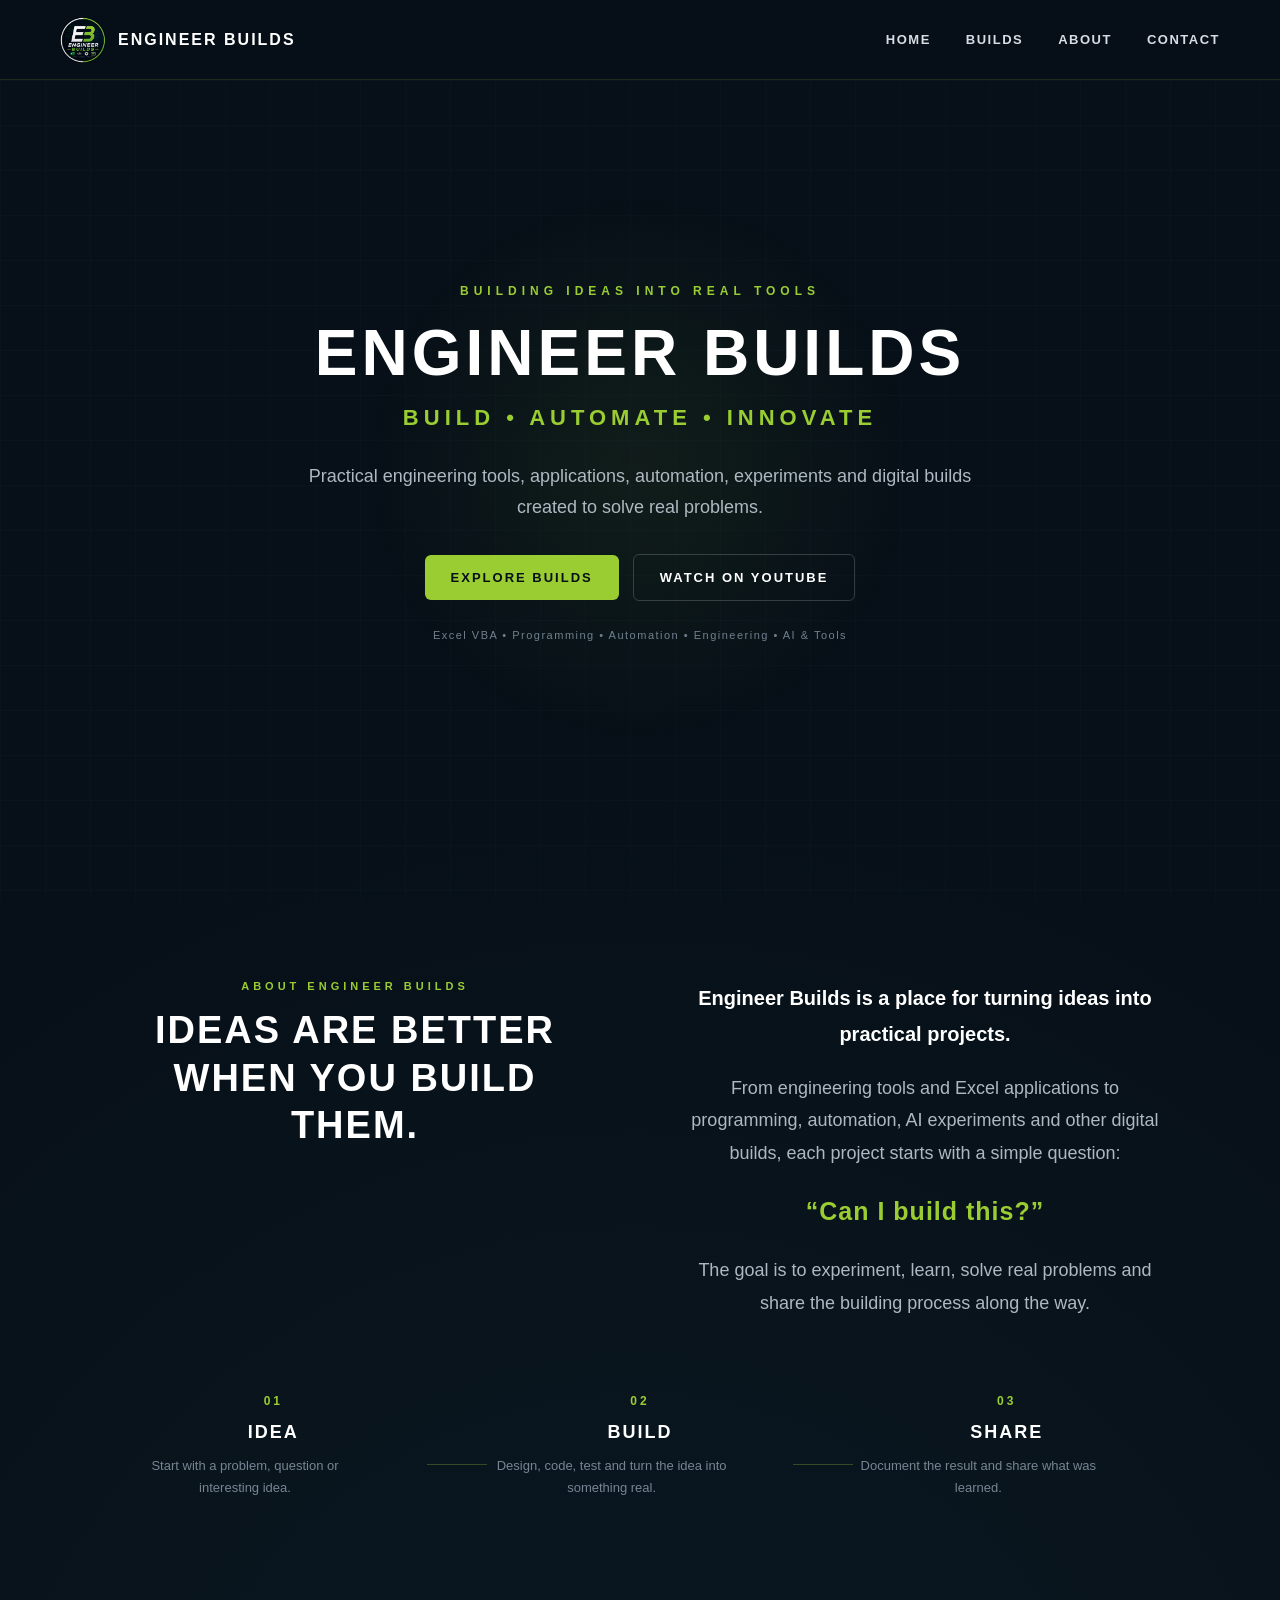
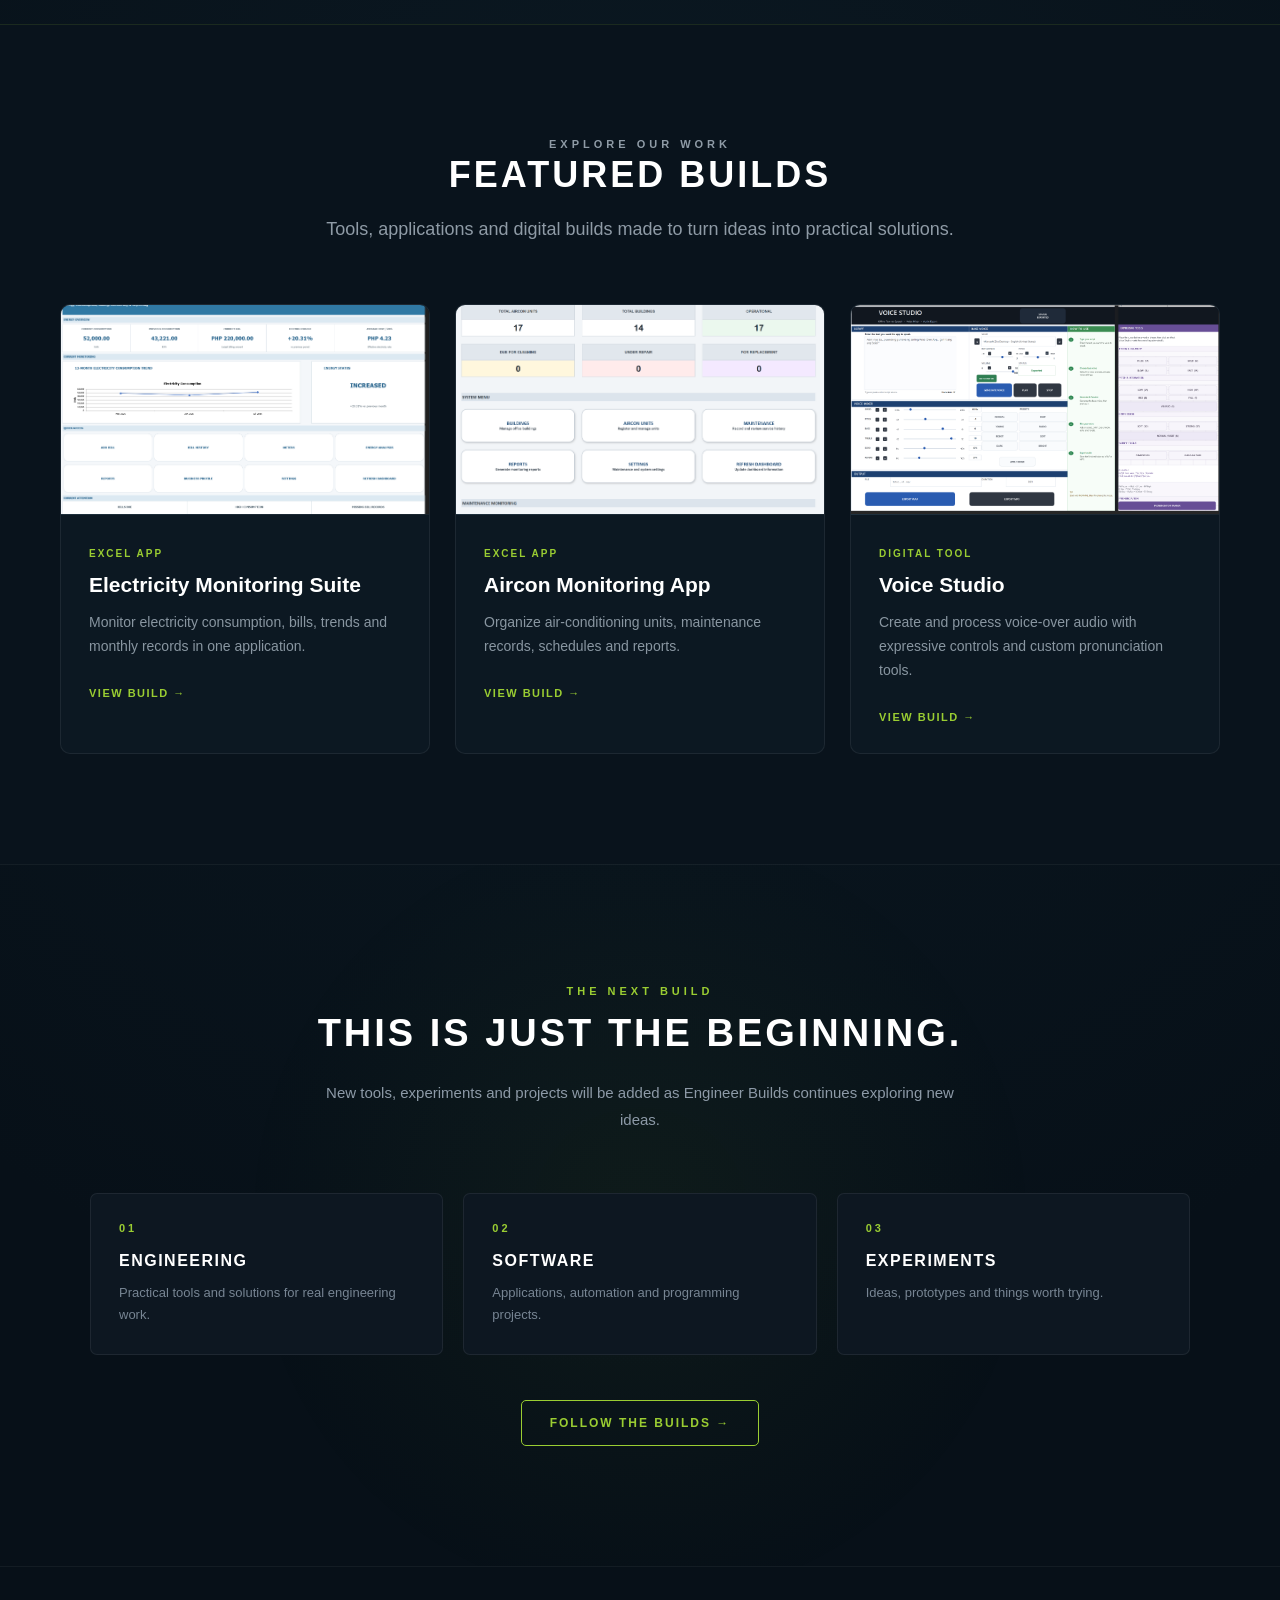
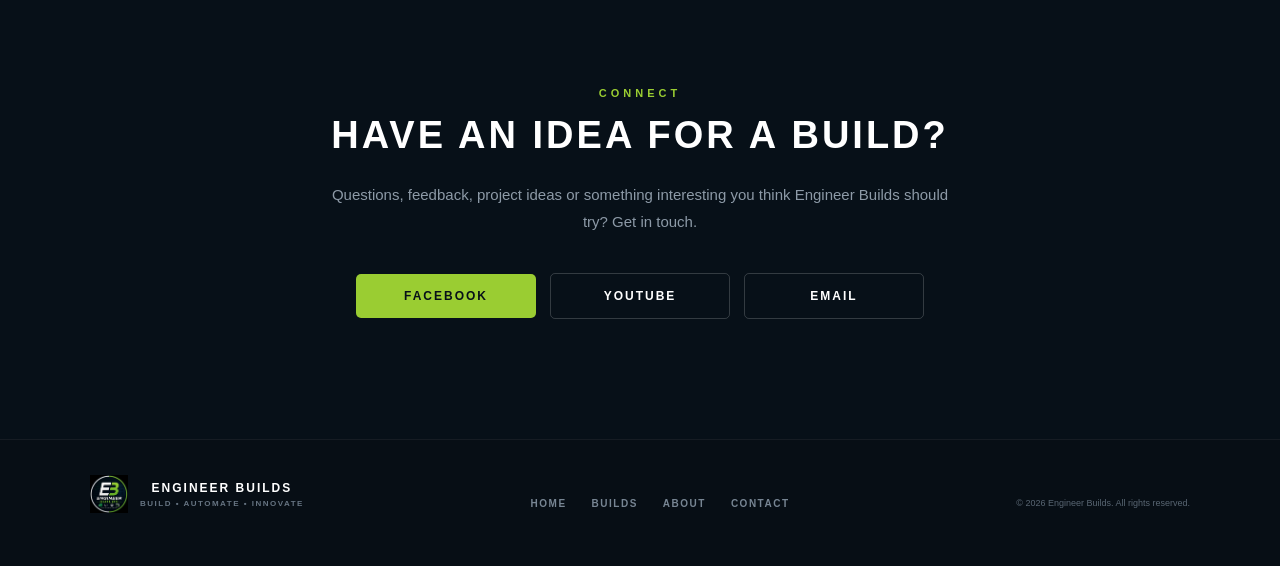
<file: index.html>
<!DOCTYPE html>
<html lang="en">

<head>
    <link rel="icon" type="image/png" href="images/favicon.png">
    <meta property="og:type" content="website">

<meta property="og:title"
      content="Engineer Builds | Engineering Apps & Tools">

<meta property="og:description"
      content="Practical engineering applications, Excel VBA tools, automation and digital projects. Build. Automate. Innovate.">

<meta property="og:url"
      content="https://engineerbuilds.github.io/engineer-builds/">

<meta property="og:image"
      content="https://engineerbuilds.github.io/engineer-builds/images/engineer-builds-logo.png">
    <meta charset="UTF-8">
    <meta name="viewport" content="width=device-width, initial-scale=1.0">

    <title>Engineer Builds</title>

    <link rel="stylesheet" href="style.css">
</head>


<body>


    <!-- =========================================
         HEADER
         ========================================= -->

    <header>

        <div class="logo">

            <img
                src="images/engineer-builds-logo.png"
                alt="Engineer Builds Logo"
                class="logo-image"
            >

            <span class="logo-name">
                ENGINEER BUILDS
            </span>

        </div>


        <button class="menu-toggle" aria-label="Open menu">
            ☰
        </button>

        <nav class="main-nav">
            <a href="#home">HOME</a>
            <a href="#builds">BUILDS</a>
            <a href="#about">ABOUT</a>
            <a href="#contact">CONTACT</a>
        </nav>

    </header>



    <!-- =========================================
         HERO
         ========================================= -->

    <section class="hero" id="home">

        <div class="hero-content">

            <p class="hero-label">
                BUILDING IDEAS INTO REAL TOOLS
            </p>


            <h1>
                ENGINEER BUILDS
            </h1>


            <h2>
                BUILD • AUTOMATE • INNOVATE
            </h2>


            <p class="hero-description">

                Practical engineering tools, applications,
                automation, experiments and digital builds
                created to solve real problems.

            </p>


            <div class="hero-actions">

                <a
                    href="#builds"
                    class="hero-primary-button"
                >
                    EXPLORE BUILDS
                </a>


                <a
                    href="https://www.youtube.com/@theengineerbuilds"
                    target="_blank"
                    rel="noopener noreferrer"
                    class="hero-secondary-button"
                >
                    WATCH ON YOUTUBE
                </a>

            </div>


            <p class="hero-note">
                Excel VBA • Programming • Automation • Engineering • AI & Tools
            </p>

        </div>

    </section>



    <!-- =========================================
         ABOUT ENGINEER BUILDS
         ========================================= -->

    <section class="about-home" id="about">

        <div class="about-home-inner">


            <div class="about-home-heading">

                <p class="section-label">
                    ABOUT ENGINEER BUILDS
                </p>

                <h2>
                    IDEAS ARE BETTER<br>
                    WHEN YOU BUILD THEM.
                </h2>

            </div>



            <div class="about-home-content">

                <p class="about-home-lead">

                    Engineer Builds is a place for turning ideas
                    into practical projects.

                </p>


                <p>

                    From engineering tools and Excel applications
                    to programming, automation, AI experiments
                    and other digital builds, each project starts
                    with a simple question:

                </p>


                <p class="about-home-question">

                    “Can I build this?”

                </p>


                <p>

                    The goal is to experiment, learn, solve real
                    problems and share the building process
                    along the way.

                </p>

            </div>

        </div>



        <!-- BUILD PROCESS -->

        <div class="build-process">


            <div class="process-item">

                <span>
                    01
                </span>

                <strong>
                    IDEA
                </strong>

                <p>
                    Start with a problem, question or interesting idea.
                </p>

            </div>


            <div class="process-line"></div>


            <div class="process-item">

                <span>
                    02
                </span>

                <strong>
                    BUILD
                </strong>

                <p>
                    Design, code, test and turn the idea into something real.
                </p>

            </div>


            <div class="process-line"></div>


            <div class="process-item">

                <span>
                    03
                </span>

                <strong>
                    SHARE
                </strong>

                <p>
                    Document the result and share what was learned.
                </p>

            </div>


        </div>

    </section>



    <!-- =========================================
         FEATURED BUILDS
         ========================================= -->

    <section
        class="featured-builds"
        id="builds"
    >


        <div class="section-heading">

            <p class="section-label">
                EXPLORE OUR WORK
            </p>


            <h2>
                FEATURED BUILDS
            </h2>


            <p>

                Tools, applications and digital builds made
                to turn ideas into practical solutions.

            </p>

        </div>



        <div class="build-grid">


            <!-- =====================================
                 BUILD 1
                 ELECTRICITY MONITORING SUITE
                 ===================================== -->

            <div class="build-card">


                <div class="build-image">

                    <img
                        src="images/electricity-dashboard.png"
                        alt="Electricity Monitoring Suite"
                    >

                </div>


                <div class="build-content">

                    <span class="build-category">
                        EXCEL APP
                    </span>


                    <h3>
                        Electricity Monitoring Suite
                    </h3>


                    <p>

                        Monitor electricity consumption,
                        bills, trends and monthly records
                        in one application.

                    </p>


                    <a href="electricity-monitoring.html">

                        VIEW BUILD →

                    </a>

                </div>

            </div>



            <!-- =====================================
                 BUILD 2
                 AIRCON MONITORING APP
                 ===================================== -->

            <div class="build-card">


                <div class="build-image">

                    <img
                        src="images/aircon-dashboard.png"
                        alt="Aircon Monitoring App"
                    >

                </div>


                <div class="build-content">

                    <span class="build-category">
                        EXCEL APP
                    </span>


                    <h3>
                        Aircon Monitoring App
                    </h3>


                    <p>

                        Organize air-conditioning units,
                        maintenance records, schedules
                        and reports.

                    </p>


                    <a href="aircon-monitoring.html">

                        VIEW BUILD →

                    </a>

                </div>

            </div>



            <!-- =====================================
                 BUILD 3
                 VOICE STUDIO
                 ===================================== -->

            <div class="build-card">


                <div class="build-image">

                    <img
                        src="images/voice-studio.png"
                        alt="Voice Studio"
                    >

                </div>


                <div class="build-content">

                    <span class="build-category">
                        DIGITAL TOOL
                    </span>


                    <h3>
                        Voice Studio
                    </h3>


                    <p>

                        Create and process voice-over audio
                        with expressive controls and custom
                        pronunciation tools.

                    </p>


                    <a href="voice-studio.html">

                        VIEW BUILD →

                    </a>

                </div>

            </div>


        </div>

    </section>



    <!-- =========================================
         CONTINUE BUILDING
         ========================================= -->

    <section class="continue-building">


        <div class="continue-building-inner">


            <p class="section-label">
                THE NEXT BUILD
            </p>


            <h2>
                THIS IS JUST THE BEGINNING.
            </h2>


            <p class="continue-description">

                New tools, experiments and projects will
                be added as Engineer Builds continues
                exploring new ideas.

            </p>



            <div class="build-categories">


                <div class="next-build-category">

                    <span>
                        01
                    </span>

                    <strong>
                        ENGINEERING
                    </strong>

                    <p>
                        Practical tools and solutions
                        for real engineering work.
                    </p>

                </div>



                <div class="next-build-category">

                    <span>
                        02
                    </span>

                    <strong>
                        SOFTWARE
                    </strong>

                    <p>
                        Applications, automation
                        and programming projects.
                    </p>

                </div>



                <div class="next-build-category">

                    <span>
                        03
                    </span>

                    <strong>
                        EXPERIMENTS
                    </strong>

                    <p>
                        Ideas, prototypes and
                        things worth trying.
                    </p>

                </div>


            </div>



            <a
                href="https://www.youtube.com/@theengineerbuilds"
                target="_blank"
                rel="noopener noreferrer"
                class="continue-button"
            >
                FOLLOW THE BUILDS →
            </a>


        </div>

    </section>



    <!-- =========================================
         CONTACT
         ========================================= -->

    <section
        class="home-contact"
        id="contact"
    >


        <div class="home-contact-inner">


            <p class="section-label">
                CONNECT
            </p>


            <h2>
                HAVE AN IDEA FOR A BUILD?
            </h2>


            <p>

                Questions, feedback, project ideas or
                something interesting you think Engineer
                Builds should try? Get in touch.

            </p>



            <div class="contact-actions">


                <a
                    href="https://www.facebook.com/theengineerbuilds/"
                    target="_blank"
                    rel="noopener noreferrer"
                    class="contact-primary"
                >
                    FACEBOOK
                </a>


                <a
                    href="https://www.youtube.com/@theengineerbuilds"
                    target="_blank"
                    rel="noopener noreferrer"
                    class="contact-secondary"
                >
                    YOUTUBE
                </a>


                <a
                    href="mailto:engineerbuilds00@gmail.com?subject=Engineer%20Builds%20Inquiry"
                    class="contact-secondary"
                >
                    EMAIL
                </a>


            </div>


        </div>

    </section>



    <!-- =========================================
         FOOTER
         ========================================= -->

    <footer class="site-footer">


        <div class="footer-inner">


            <div class="footer-brand">


                <img
                    src="images/engineer-builds-logo.png"
                    alt="Engineer Builds Logo"
                >


                <div>

                    <strong>
                        ENGINEER BUILDS
                    </strong>

                    <span>
                        BUILD • AUTOMATE • INNOVATE
                    </span>

                </div>


            </div>



            <div class="footer-links">

                <a href="#home">
                    HOME
                </a>

                <a href="#builds">
                    BUILDS
                </a>

                <a href="#about">
                    ABOUT
                </a>

                <a href="#contact">
                    CONTACT
                </a>

            </div>



            <p class="footer-copy">

                © 2026 Engineer Builds.
                All rights reserved.

            </p>


        </div>


    </footer>

<script>
    const menuToggle = document.querySelector('.menu-toggle');
    const mainNav = document.querySelector('.main-nav');

    menuToggle.addEventListener('click', function () {
        mainNav.classList.toggle('active');
    });

    mainNav.querySelectorAll('a').forEach(function(link) {
        link.addEventListener('click', function () {
            mainNav.classList.remove('active');
        });
    });
</script>

</body>

</html>
</file>
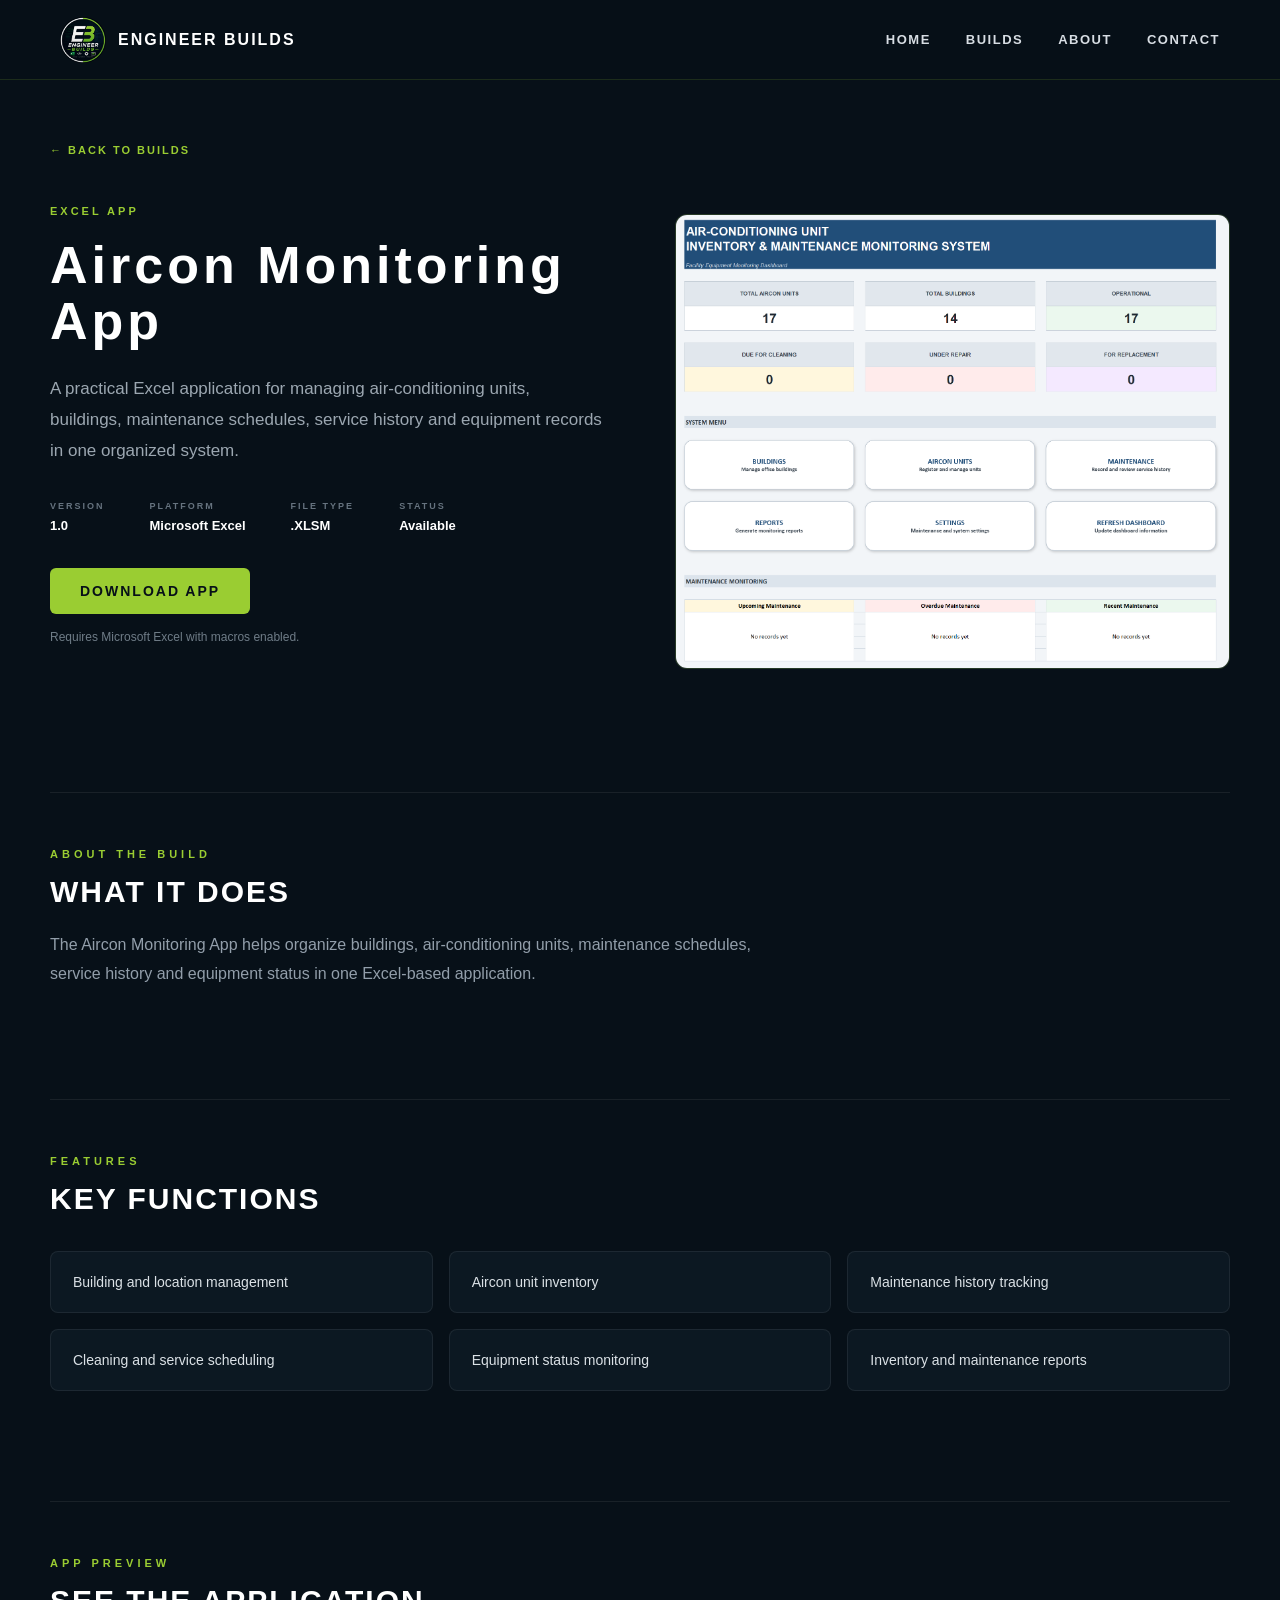
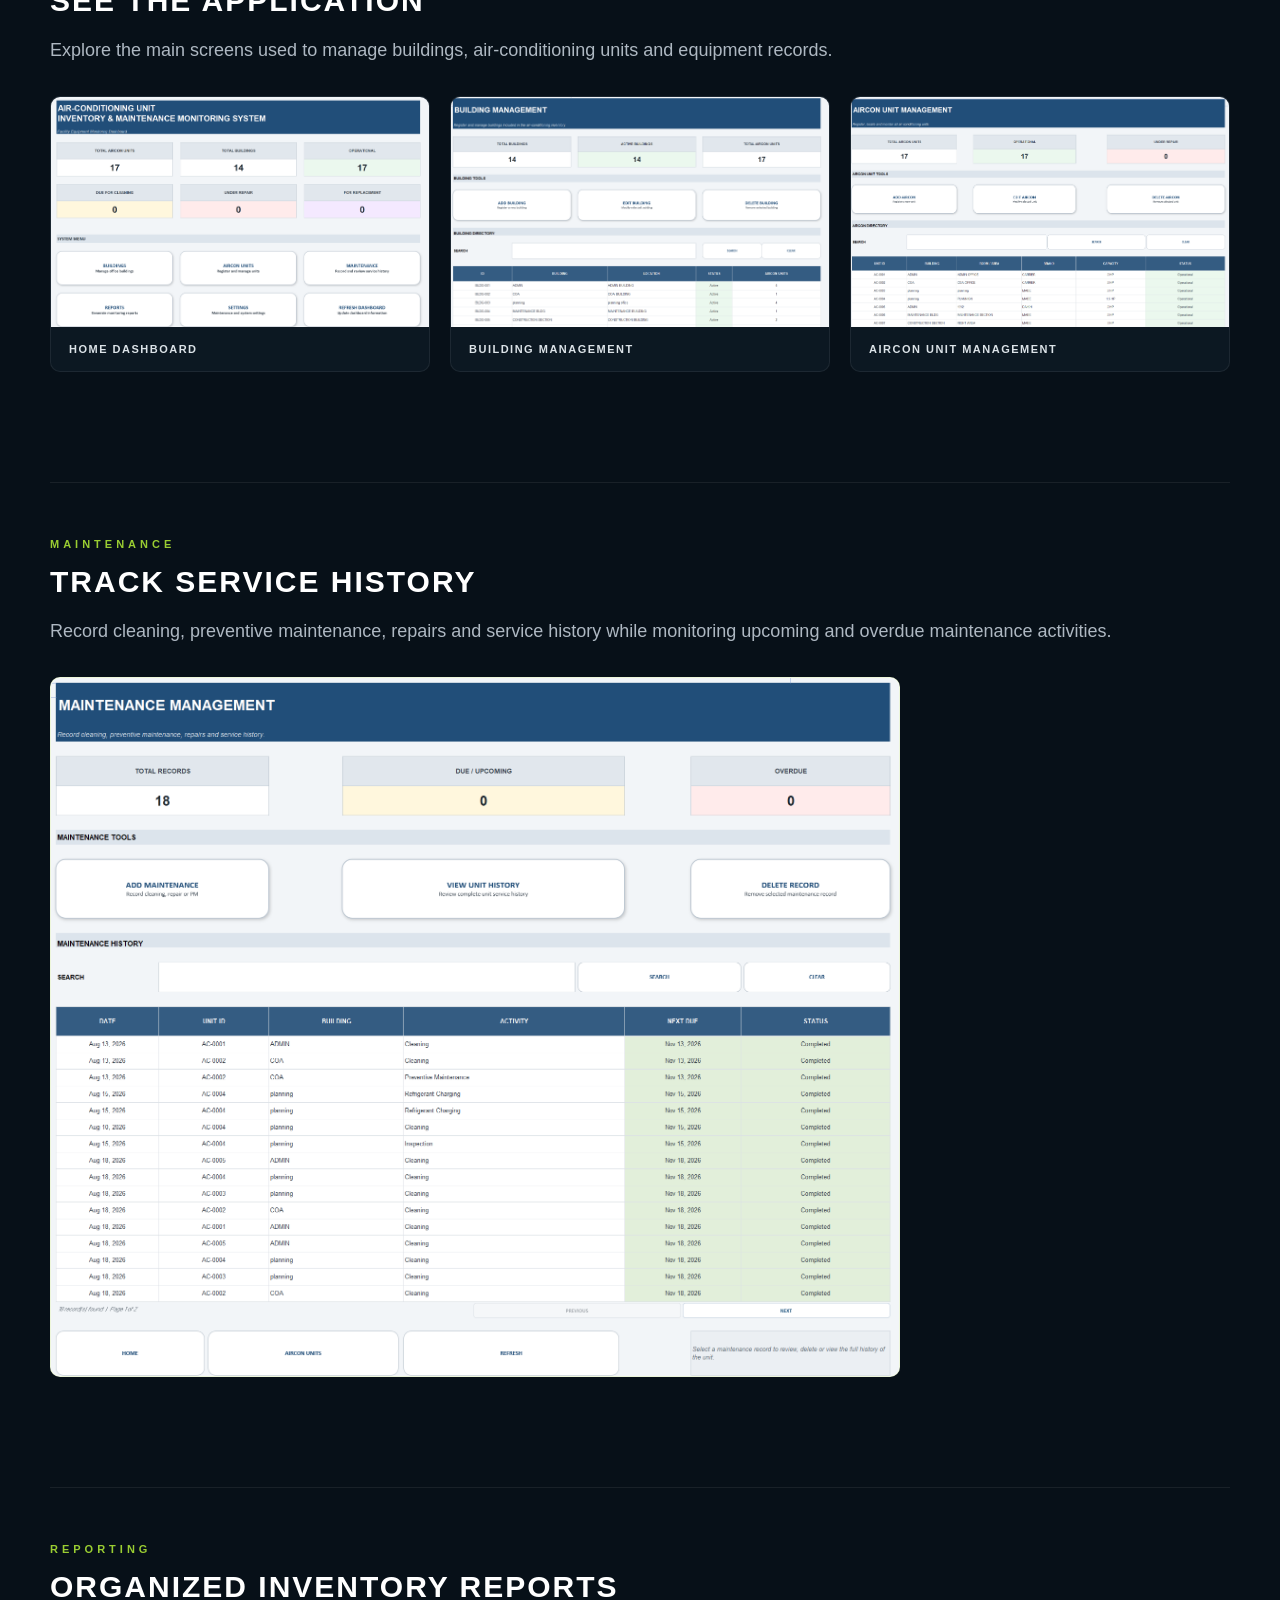
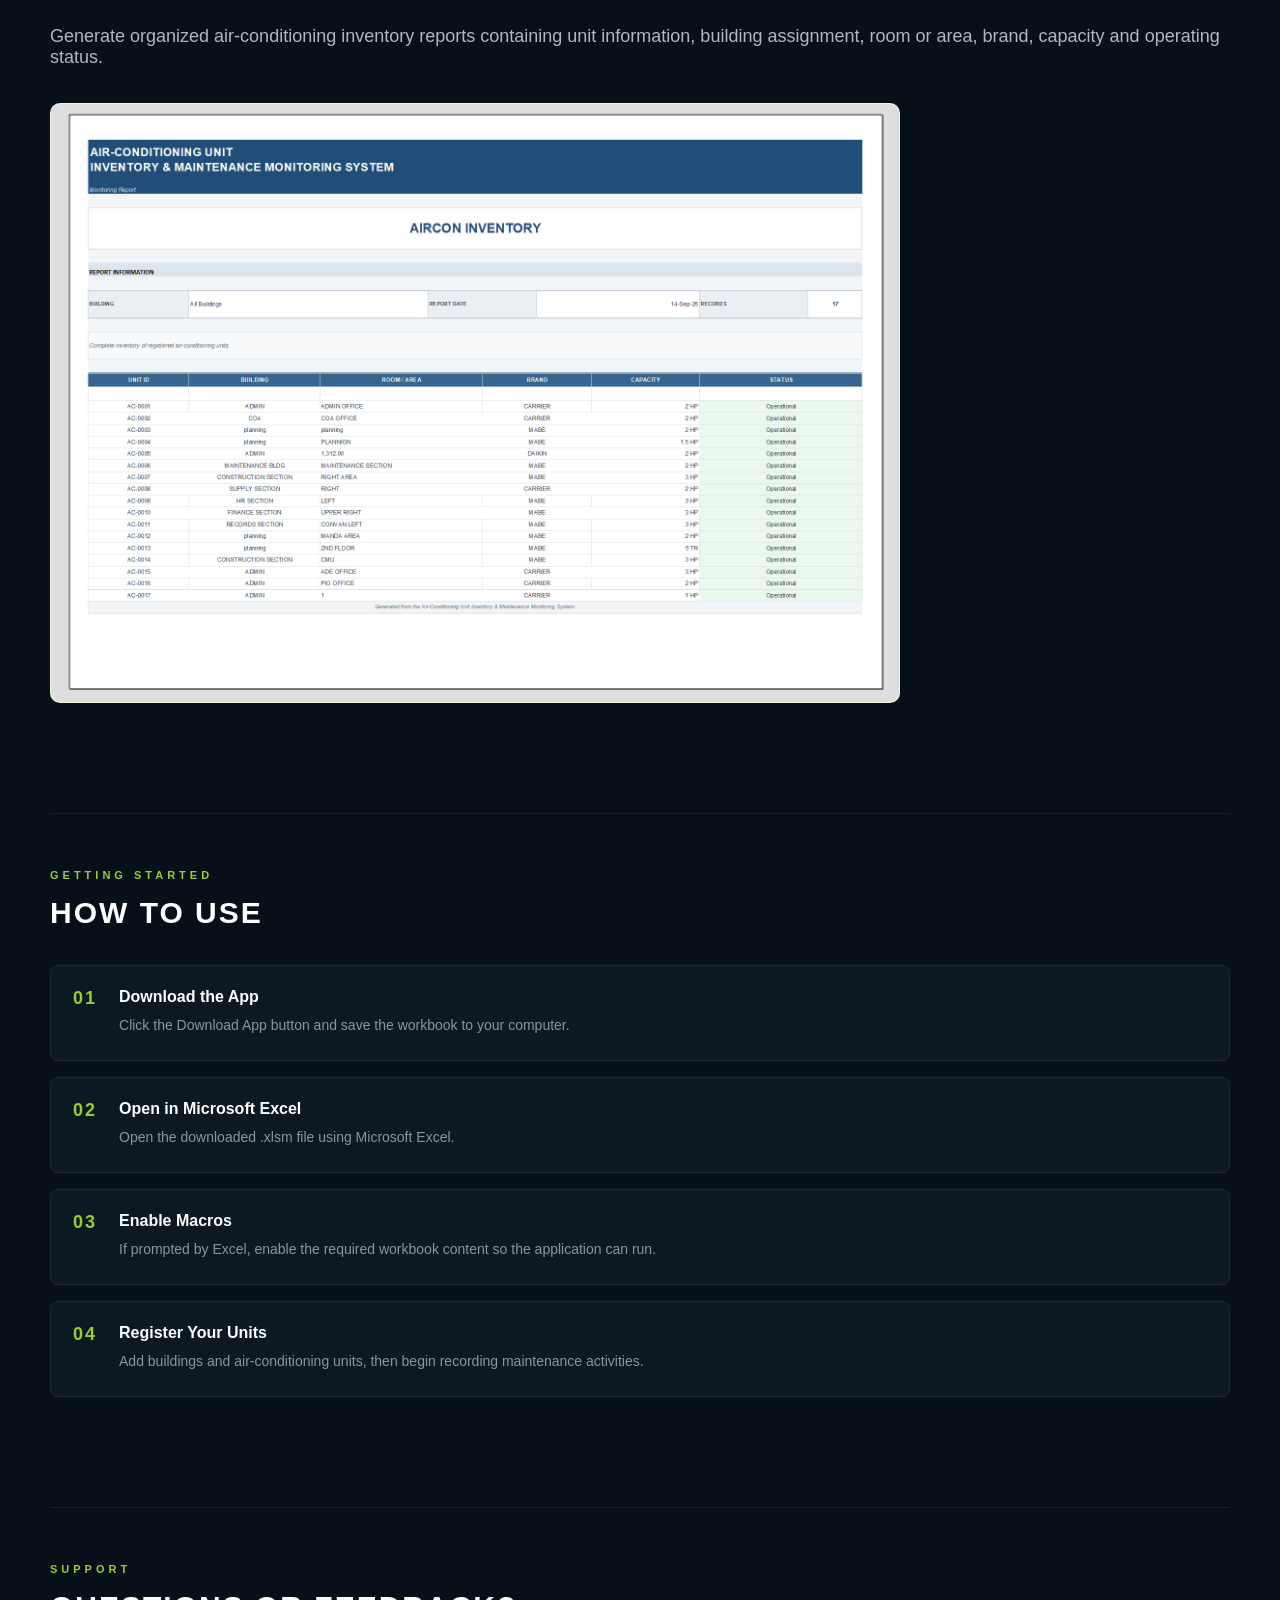
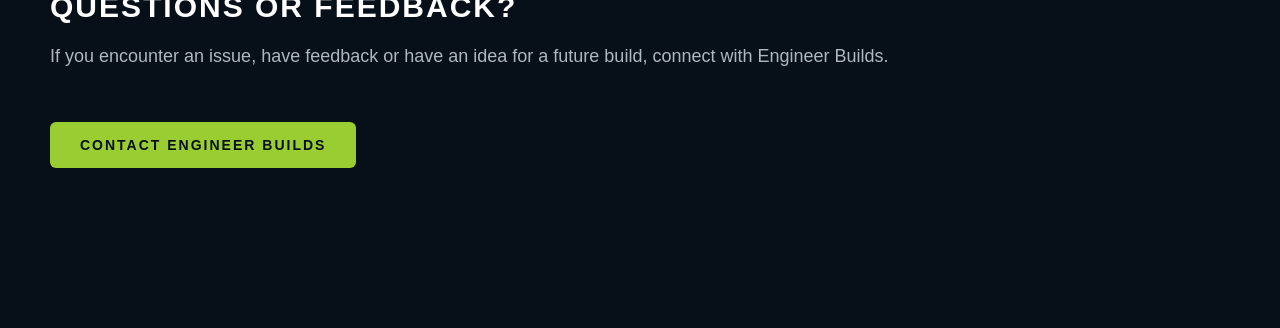
<file: aircon-monitoring.html>
<!DOCTYPE html>
<html lang="en">

<head>
    <link rel="icon" type="image/png" href="images/favicon.png">
    <meta charset="UTF-8">
    <meta name="viewport" content="width=device-width, initial-scale=1.0">

    <title>Aircon Monitoring App | Engineer Builds</title>

    <link rel="stylesheet" href="style.css">
</head>

<body>

    <!-- =========================================
         HEADER
         ========================================= -->

    <header>

        <div class="logo">

            <img
                src="images/engineer-builds-logo.png"
                alt="Engineer Builds Logo"
                class="logo-image"
            >

            <span class="logo-name">ENGINEER BUILDS</span>

        </div>

        <button class="menu-toggle" aria-label="Open navigation menu">
            ☰
        </button>

        <nav class="main-nav">
            <a href="index.html">HOME</a>
            <a href="index.html#builds">BUILDS</a>
            <a href="index.html#about">ABOUT</a>
            <a href="index.html#contact">CONTACT</a>
        </nav>

    </header>


    <!-- =========================================
         PRODUCT PAGE
         ========================================= -->

    <main class="product-page">

        <div class="product-container">

            <a href="index.html#builds" class="back-link">
                ← BACK TO BUILDS
            </a>


            <!-- =================================
                 PRODUCT HERO
                 ================================= -->

            <div class="product-hero">

                <div class="product-info">

                    <span class="product-category">
                        EXCEL APP
                    </span>

                    <h1>
                        Aircon Monitoring App
                    </h1>

                    <p class="product-summary">
                        A practical Excel application for managing
                        air-conditioning units, buildings, maintenance
                        schedules, service history and equipment records
                        in one organized system.
                    </p>


                    <div class="product-meta">

                        <div>
                            <span>VERSION</span>
                            <strong>1.0</strong>
                        </div>

                        <div>
                            <span>PLATFORM</span>
                            <strong>Microsoft Excel</strong>
                        </div>

                        <div>
                            <span>FILE TYPE</span>
                            <strong>.XLSM</strong>
                        </div>

                        <div>
                            <span>STATUS</span>
                            <strong>Available</strong>
                        </div>

                    </div>


                    <a href="downloads/aircon-monitoring-app.xlsm"
                    class="download-link"
                    download>
                        DOWNLOAD APP
                    </a>

                    <p class="download-note">
                        Requires Microsoft Excel with macros enabled.
                    </p>

                </div>


                <div class="product-preview">

                    <img
                        src="images/aircon-dashboard.png"
                        alt="Aircon Monitoring App Dashboard"
                    >

                </div>

            </div>


            <!-- =================================
                 ABOUT
                 ================================= -->

            <section class="product-section">

                <p class="section-label">
                    ABOUT THE BUILD
                </p>

                <h2>
                    WHAT IT DOES
                </h2>

                <p>
                    The Aircon Monitoring App helps organize buildings,
                    air-conditioning units, maintenance schedules, service
                    history and equipment status in one Excel-based
                    application.
                </p>

            </section>


            <!-- =================================
                 FEATURES
                 ================================= -->

            <section class="product-section">

                <p class="section-label">
                    FEATURES
                </p>

                <h2>
                    KEY FUNCTIONS
                </h2>

                <div class="feature-list">

                    <div class="feature-item">
                        Building and location management
                    </div>

                    <div class="feature-item">
                        Aircon unit inventory
                    </div>

                    <div class="feature-item">
                        Maintenance history tracking
                    </div>

                    <div class="feature-item">
                        Cleaning and service scheduling
                    </div>

                    <div class="feature-item">
                        Equipment status monitoring
                    </div>

                    <div class="feature-item">
                        Inventory and maintenance reports
                    </div>

                </div>

            </section>


            <!-- =================================
                 APP PREVIEW
                 ================================= -->

            <section class="product-section">

                <p class="section-label">
                    APP PREVIEW
                </p>

                <h2>
                    SEE THE APPLICATION
                </h2>

                <p>
                    Explore the main screens used to manage buildings,
                    air-conditioning units and equipment records.
                </p>

                <div class="preview-gallery">

                    <div class="preview-card">

                        <img
                            src="images/aircon-dashboard.png"
                            alt="Aircon Monitoring Dashboard"
                        >

                        <div class="preview-caption">
                            HOME DASHBOARD
                        </div>

                    </div>


                    <div class="preview-card">

                        <img
                            src="images/aircon-buildings.png"
                            alt="Building Management"
                        >

                        <div class="preview-caption">
                            BUILDING MANAGEMENT
                        </div>

                    </div>


                    <div class="preview-card">

                        <img
                            src="images/aircon-units.png"
                            alt="Aircon Unit Management"
                        >

                        <div class="preview-caption">
                            AIRCON UNIT MANAGEMENT
                        </div>

                    </div>

                </div>

            </section>


            <!-- =================================
                 MAINTENANCE
                 ================================= -->

            <section class="product-section">

                <p class="section-label">
                    MAINTENANCE
                </p>

                <h2>
                    TRACK SERVICE HISTORY
                </h2>

                <p>
                    Record cleaning, preventive maintenance, repairs and
                    service history while monitoring upcoming and overdue
                    maintenance activities.
                </p>

                <div class="report-preview">

                    <img
                        src="images/aircon-maintenance.png"
                        alt="Aircon Maintenance Management"
                    >

                </div>

            </section>


            <!-- =================================
                 REPORTING
                 ================================= -->

            <section class="product-section">

                <p class="section-label">
                    REPORTING
                </p>

                <h2>
                    ORGANIZED INVENTORY REPORTS
                </h2>

                <p>
                    Generate organized air-conditioning inventory reports
                    containing unit information, building assignment,
                    room or area, brand, capacity and operating status.
                </p>

                <div class="report-preview">

                    <img
                        src="images/aircon-report.png"
                        alt="Aircon Inventory Report"
                    >

                </div>

            </section>


            <!-- =================================
                 HOW TO USE
                 ================================= -->

            <section class="product-section">

                <p class="section-label">
                    GETTING STARTED
                </p>

                <h2>
                    HOW TO USE
                </h2>

                <div class="steps-list">

                    <div class="step-item">

                        <span class="step-number">01</span>

                        <div>
                            <h3>Download the App</h3>

                            <p>
                                Click the Download App button and save the
                                workbook to your computer.
                            </p>
                        </div>

                    </div>


                    <div class="step-item">

                        <span class="step-number">02</span>

                        <div>
                            <h3>Open in Microsoft Excel</h3>

                            <p>
                                Open the downloaded .xlsm file using
                                Microsoft Excel.
                            </p>
                        </div>

                    </div>


                    <div class="step-item">

                        <span class="step-number">03</span>

                        <div>
                            <h3>Enable Macros</h3>

                            <p>
                                If prompted by Excel, enable the required
                                workbook content so the application can run.
                            </p>
                        </div>

                    </div>


                    <div class="step-item">

                        <span class="step-number">04</span>

                        <div>
                            <h3>Register Your Units</h3>

                            <p>
                                Add buildings and air-conditioning units,
                                then begin recording maintenance activities.
                            </p>
                        </div>

                    </div>

                </div>

            </section>


            <!-- =================================
                 SUPPORT
                 ================================= -->

            <section class="product-section product-support">

                <p class="section-label">
                    SUPPORT
                </p>

                <h2>
                    QUESTIONS OR FEEDBACK?
                </h2>

                <p>
                    If you encounter an issue, have feedback or have an idea
                    for a future build, connect with Engineer Builds.
                </p>

                <a
                    href="index.html#contact"
                    class="download-link"
                >
                    CONTACT ENGINEER BUILDS
                </a>

            </section>

        </div>

</main>

<script>
    const menuToggle = document.querySelector('.menu-toggle');
    const mainNav = document.querySelector('.main-nav');

    menuToggle.addEventListener('click', function () {
        mainNav.classList.toggle('active');
    });

    mainNav.querySelectorAll('a').forEach(function(link) {
        link.addEventListener('click', function () {
            mainNav.classList.remove('active');
        });
    });
</script>

</body>

</html>
</file>
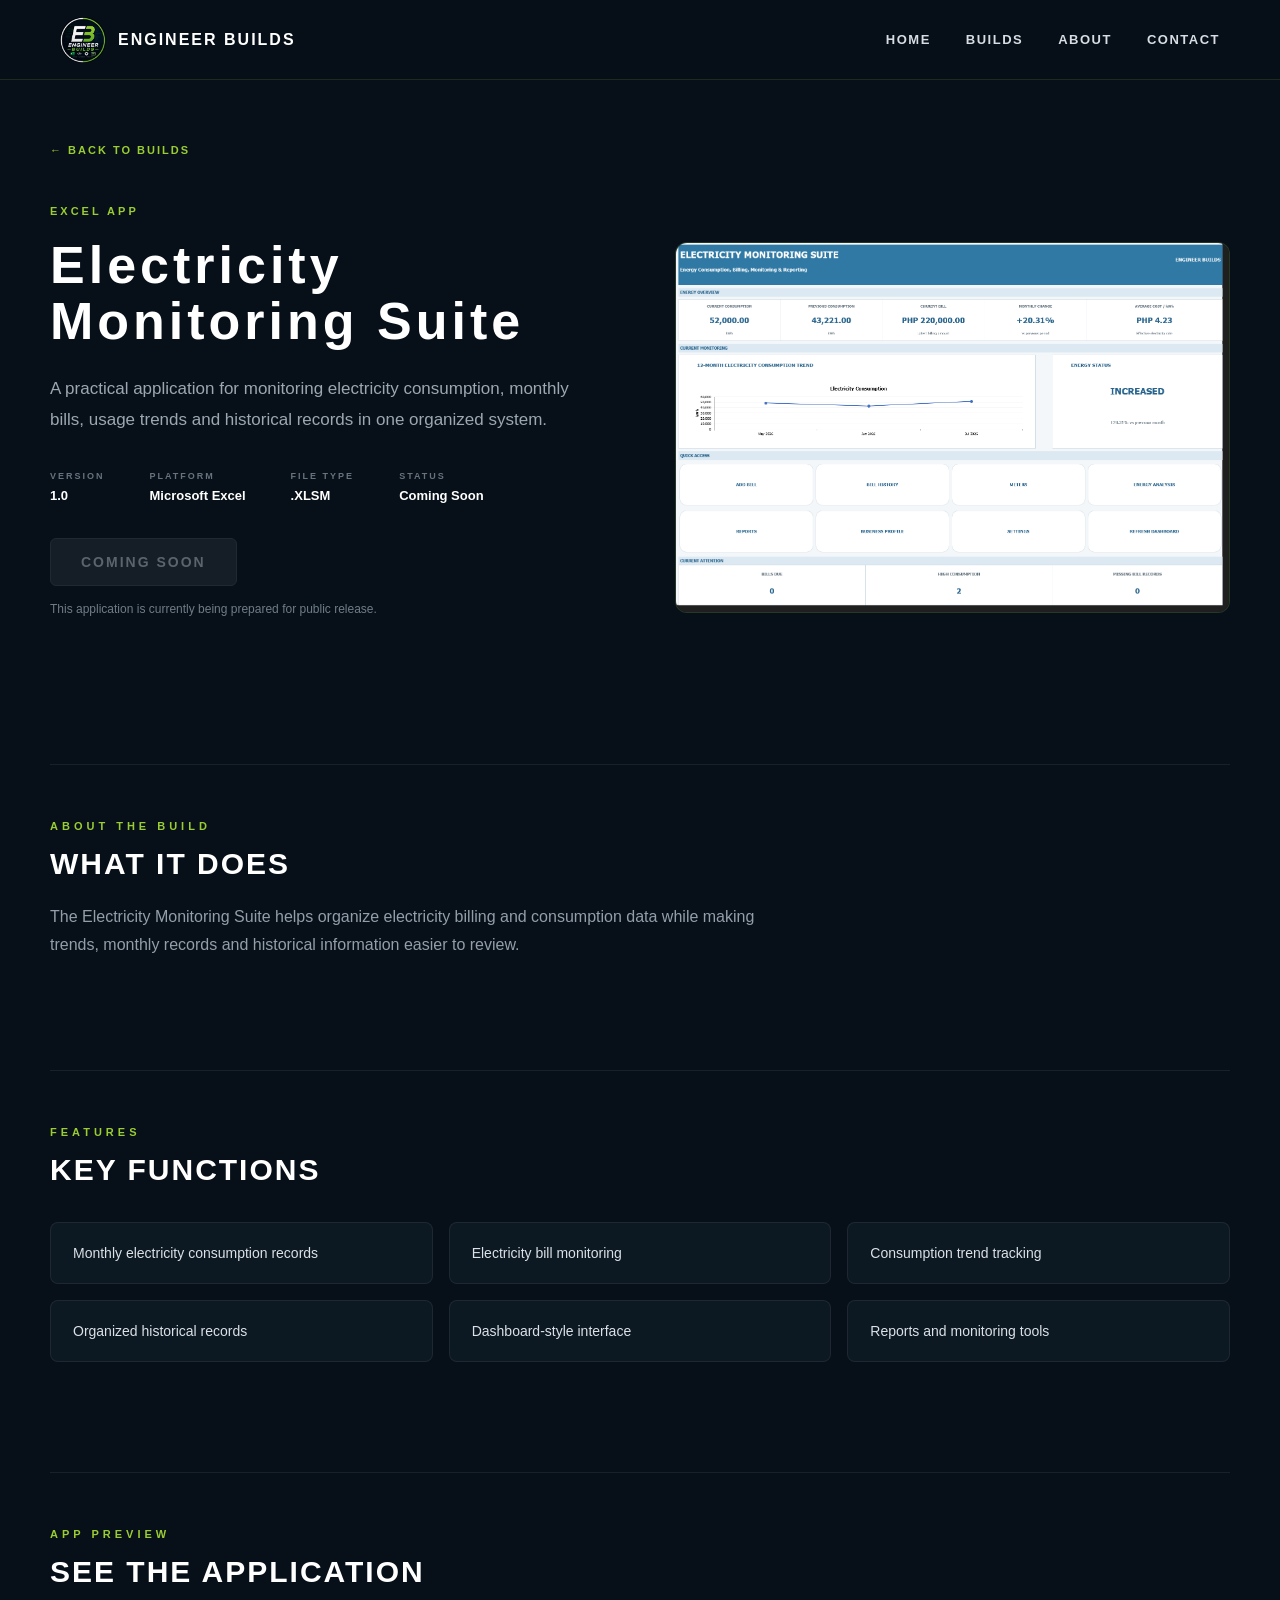
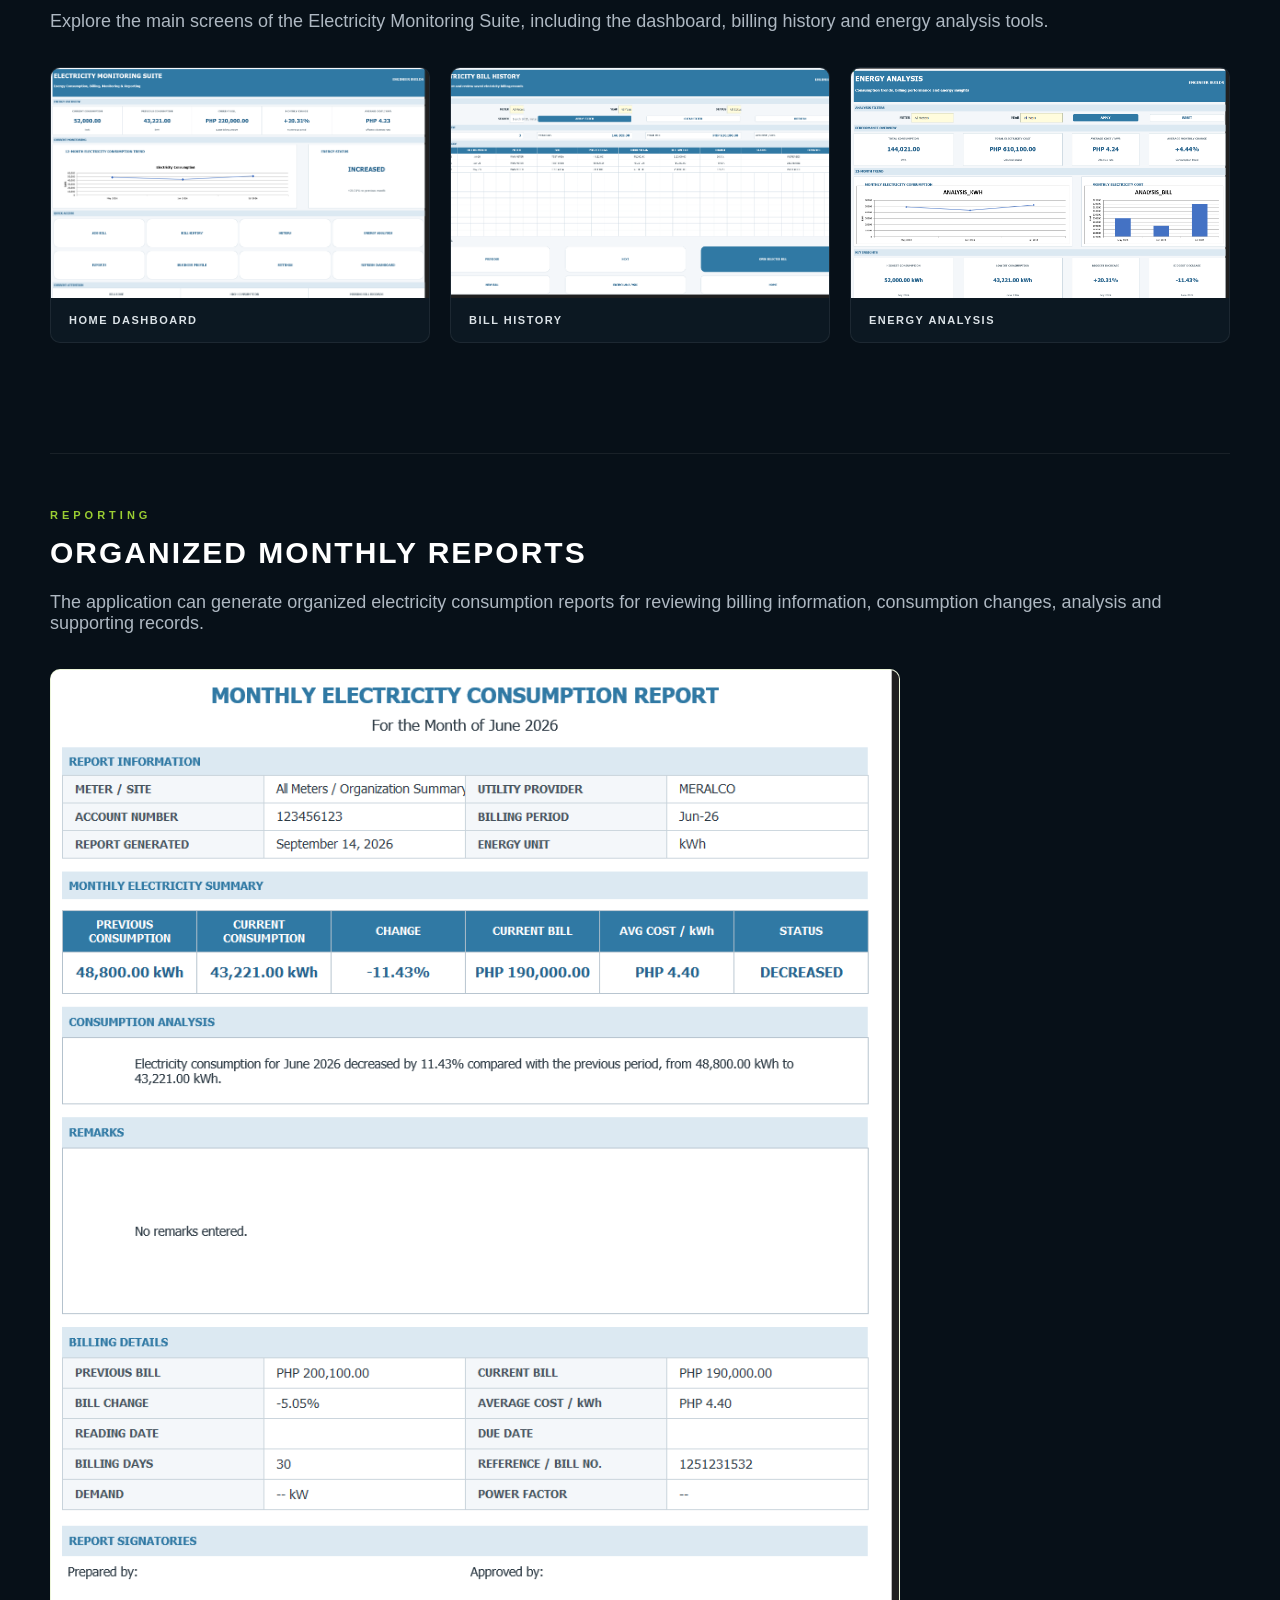
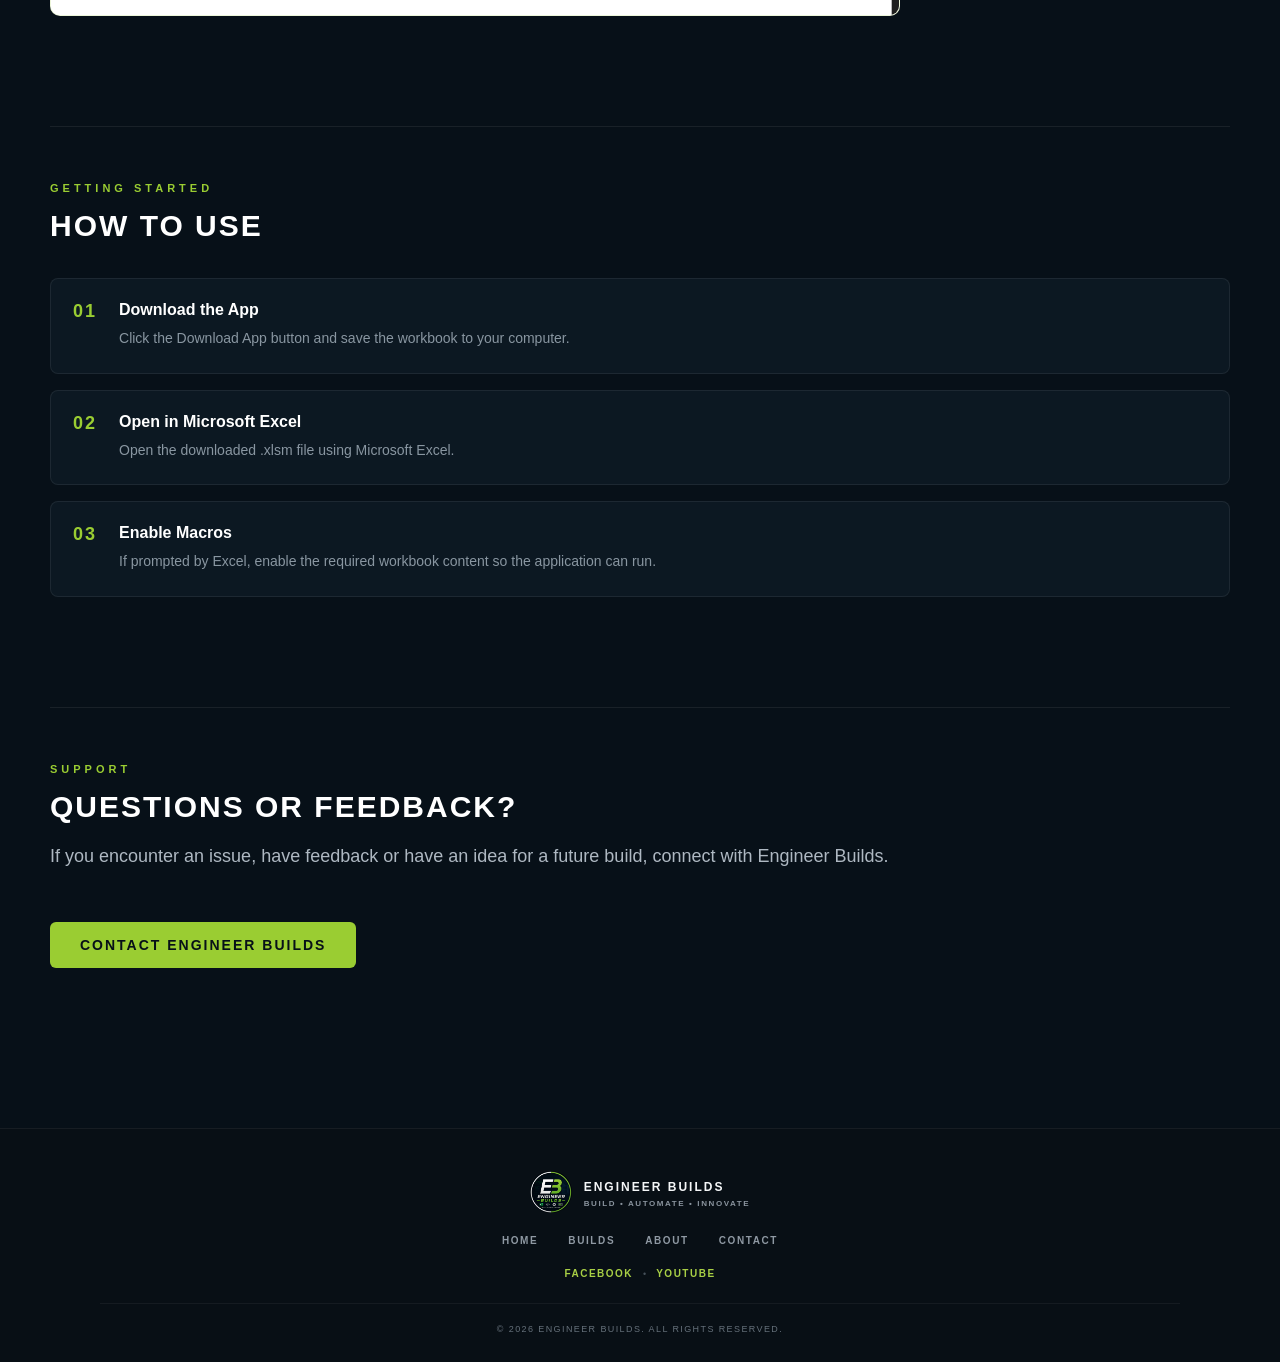
<file: electricity-monitoring.html>
<!DOCTYPE html>
<html lang="en">

<head>
    <link rel="icon" type="image/png" href="images/favicon.png">
    <meta charset="UTF-8">
    <meta name="viewport" content="width=device-width, initial-scale=1.0">

    <title>Electricity Monitoring Suite | Engineer Builds</title>
    <link rel="stylesheet" href="style.css">
</head>

<body>

    <!-- =========================================
         HEADER
         ========================================= -->

    <header>

        <div class="logo">

            <img
                src="images/engineer-builds-logo.png"
                alt="Engineer Builds Logo"
                class="logo-image"
            >

            <span class="logo-name">ENGINEER BUILDS</span>

        </div>

        <button class="menu-toggle"
        type="button"
        aria-label="Open navigation menu"
        aria-expanded="false">
        ☰
        </button>

        <nav class="main-nav">
            <a href="index.html">HOME</a>
            <a href="index.html#builds">BUILDS</a>
            <a href="index.html#about">ABOUT</a>
            <a href="index.html#contact">CONTACT</a>
        </nav>

    </header>


    <!-- =========================================
         PRODUCT PAGE
         ========================================= -->

    <main class="product-page">

        <div class="product-container">

            <a href="index.html#builds" class="back-link">
                ← BACK TO BUILDS
            </a>


            <!-- =================================
                 PRODUCT HERO
                 ================================= -->

            <div class="product-hero">

                <div class="product-info">

                    <span class="product-category">
                        EXCEL APP
                    </span>

                    <h1>
                        Electricity Monitoring Suite
                    </h1>

                    <p class="product-summary">
                        A practical application for monitoring electricity
                        consumption, monthly bills, usage trends and historical
                        records in one organized system.
                    </p>


                    <div class="product-meta">

                        <div>
                            <span>VERSION</span>
                            <strong>1.0</strong>
                        </div>

                        <div>
                            <span>PLATFORM</span>
                            <strong>Microsoft Excel</strong>
                        </div>

                        <div>
                            <span>FILE TYPE</span>
                            <strong>.XLSM</strong>
                        </div>

                        <div>
                            <span>STATUS</span>
                            <strong>Coming Soon</strong>
                        </div>

                    </div>


                        <a class="download-link disabled-download"
                        aria-disabled="true">
                            COMING SOON
                        </a>

                    <p class="download-note">
                         This application is currently being prepared for public release.
                    </p>

                </div>


                <div class="product-preview">

                    <img
                        src="images/electricity-dashboard.png"
                        alt="Electricity Monitoring Suite Dashboard"
                    >

                </div>

            </div>


            <!-- =================================
                 ABOUT
                 ================================= -->

            <section class="product-section">

                <p class="section-label">
                    ABOUT THE BUILD
                </p>

                <h2>
                    WHAT IT DOES
                </h2>

                <p>
                    The Electricity Monitoring Suite helps organize electricity
                    billing and consumption data while making trends, monthly
                    records and historical information easier to review.
                </p>

            </section>


            <!-- =================================
                 FEATURES
                 ================================= -->

            <section class="product-section">

                <p class="section-label">
                    FEATURES
                </p>

                <h2>
                    KEY FUNCTIONS
                </h2>

                <div class="feature-list">

                    <div class="feature-item">
                        Monthly electricity consumption records
                    </div>

                    <div class="feature-item">
                        Electricity bill monitoring
                    </div>

                    <div class="feature-item">
                        Consumption trend tracking
                    </div>

                    <div class="feature-item">
                        Organized historical records
                    </div>

                    <div class="feature-item">
                        Dashboard-style interface
                    </div>

                    <div class="feature-item">
                        Reports and monitoring tools
                    </div>

                </div>

            </section>

            <!-- =================================
     APP PREVIEW
     ================================= -->

<section class="product-section">

    <p class="section-label">
        APP PREVIEW
    </p>

    <h2>
        SEE THE APPLICATION
    </h2>

    <p>
        Explore the main screens of the Electricity Monitoring Suite,
        including the dashboard, billing history and energy analysis tools.
    </p>

    <div class="preview-gallery">

        <div class="preview-card">

            <img
                src="images/electricity-dashboard.png"
                alt="Electricity Monitoring Dashboard"
            >

            <div class="preview-caption">
                HOME DASHBOARD
            </div>

        </div>


        <div class="preview-card">

            <img
                src="images/electricity-bill-history.png"
                alt="Electricity Bill History"
            >

            <div class="preview-caption">
                BILL HISTORY
            </div>

        </div>


        <div class="preview-card">

            <img
                src="images/electricity-analysis.png"
                alt="Electricity Energy Analysis"
            >

            <div class="preview-caption">
                ENERGY ANALYSIS
            </div>

        </div>

    </div>

</section>


<!-- =================================
     REPORTING
     ================================= -->

<section class="product-section">

    <p class="section-label">
        REPORTING
    </p>

    <h2>
        ORGANIZED MONTHLY REPORTS
    </h2>

    <p>
        The application can generate organized electricity consumption
        reports for reviewing billing information, consumption changes,
        analysis and supporting records.
    </p>


    <div class="report-preview">

        <img
            src="images/electricity-report.png"
            alt="Monthly Electricity Consumption Report"
        >

    </div>

</section>

            <!-- =================================
                 HOW TO USE
                 ================================= -->

            <section class="product-section">

                <p class="section-label">
                    GETTING STARTED
                </p>

                <h2>
                    HOW TO USE
                </h2>

                <div class="steps-list">

                    <div class="step-item">

                        <span class="step-number">01</span>

                        <div>
                            <h3>Download the App</h3>
                            <p>
                                Click the Download App button and save the
                                workbook to your computer.
                            </p>
                        </div>

                    </div>


                    <div class="step-item">

                        <span class="step-number">02</span>

                        <div>
                            <h3>Open in Microsoft Excel</h3>
                            <p>
                                Open the downloaded .xlsm file using Microsoft
                                Excel.
                            </p>
                        </div>

                    </div>


                    <div class="step-item">

                        <span class="step-number">03</span>

                        <div>
                            <h3>Enable Macros</h3>
                            <p>
                                If prompted by Excel, enable the required
                                workbook content so the application can run.
                            </p>
                        </div>

                    </div>

                </div>

            </section>


            <!-- =================================
                 SUPPORT
                 ================================= -->

            <section class="product-section product-support">

                <p class="section-label">
                    SUPPORT
                </p>

                <h2>
                    QUESTIONS OR FEEDBACK?
                </h2>

                <p>
                    If you encounter an issue, have feedback or have an idea
                    for a future build, connect with Engineer Builds.
                </p>

                <a
                    href="index.html#contact"
                    class="download-link"
                >
                    CONTACT ENGINEER BUILDS
                </a>

            </section>

        </div>

    </main>


    <!-- ========================================
         FOOTER
         ======================================== -->

    <footer class="site-footer">

        <div class="footer-container">

            <div class="footer-brand">

                <img
                    src="images/engineer-builds-logo.png"
                    alt="Engineer Builds Logo"
                    class="footer-logo"
                >

                <div>
                    <span>ENGINEER BUILDS</span>

                    <small>
                        BUILD • AUTOMATE • INNOVATE
                    </small>
                </div>

            </div>


            <div class="footer-links">

                <a href="index.html">
                    HOME
                </a>

                <a href="index.html#builds">
                    BUILDS
                </a>

                <a href="index.html#about">
                    ABOUT
                </a>

                <a href="index.html#contact">
                    CONTACT
                </a>

            </div>


            <div class="footer-social">

                <a
                    href="https://www.facebook.com/theengineerbuilds/"
                    target="_blank"
                    rel="noopener noreferrer"
                >
                    FACEBOOK
                </a>

                <span>•</span>

                <a
                    href="https://www.youtube.com/@theengineerbuilds"
                    target="_blank"
                    rel="noopener noreferrer"
                >
                    YOUTUBE
                </a>

            </div>


            <div class="footer-bottom">
                © 2026 ENGINEER BUILDS. ALL RIGHTS RESERVED.
            </div>

        </div>

    </footer>

<script>
    const menuToggle = document.querySelector('.menu-toggle');
    const mainNav = document.querySelector('.main-nav');

    menuToggle.addEventListener('click', function () {
        mainNav.classList.toggle('active');
    });

    mainNav.querySelectorAll('a').forEach(function(link) {
        link.addEventListener('click', function () {
            mainNav.classList.remove('active');
        });
    });
</script>   

</body>

</html>
</file>
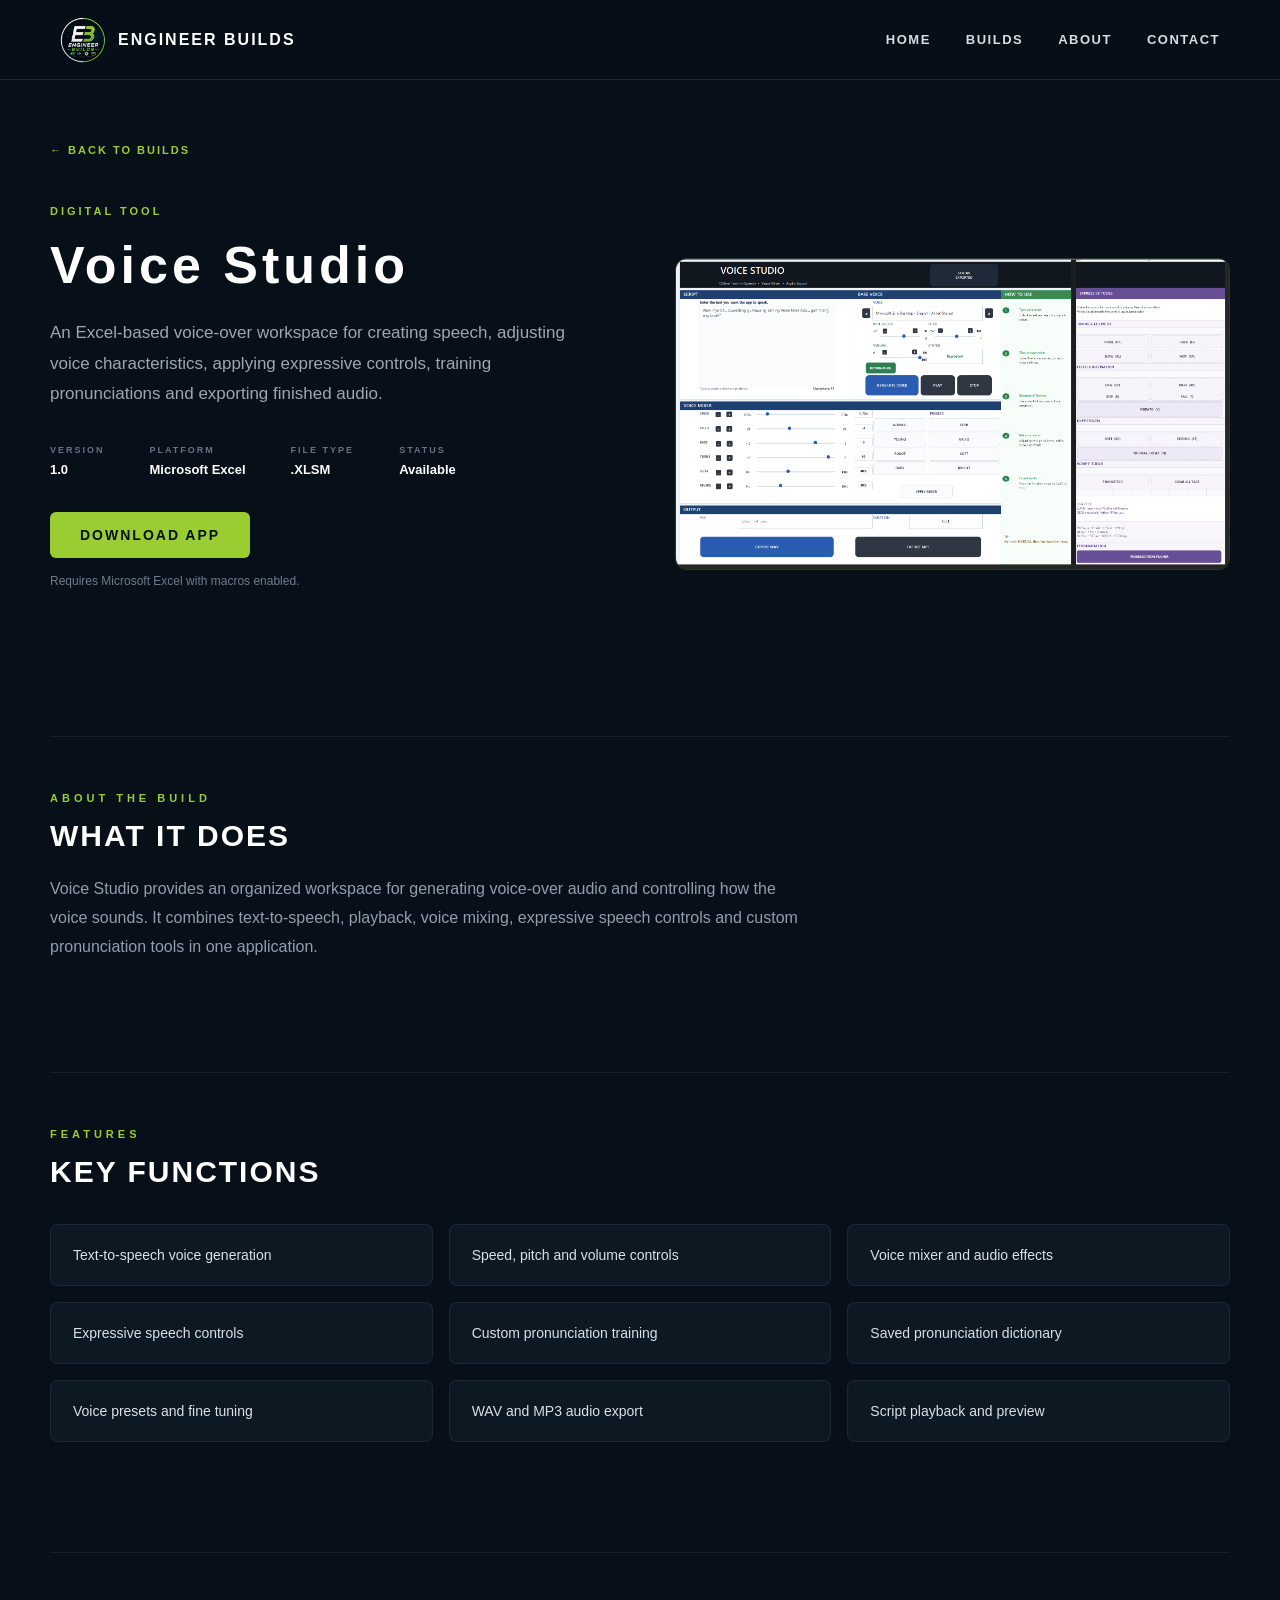
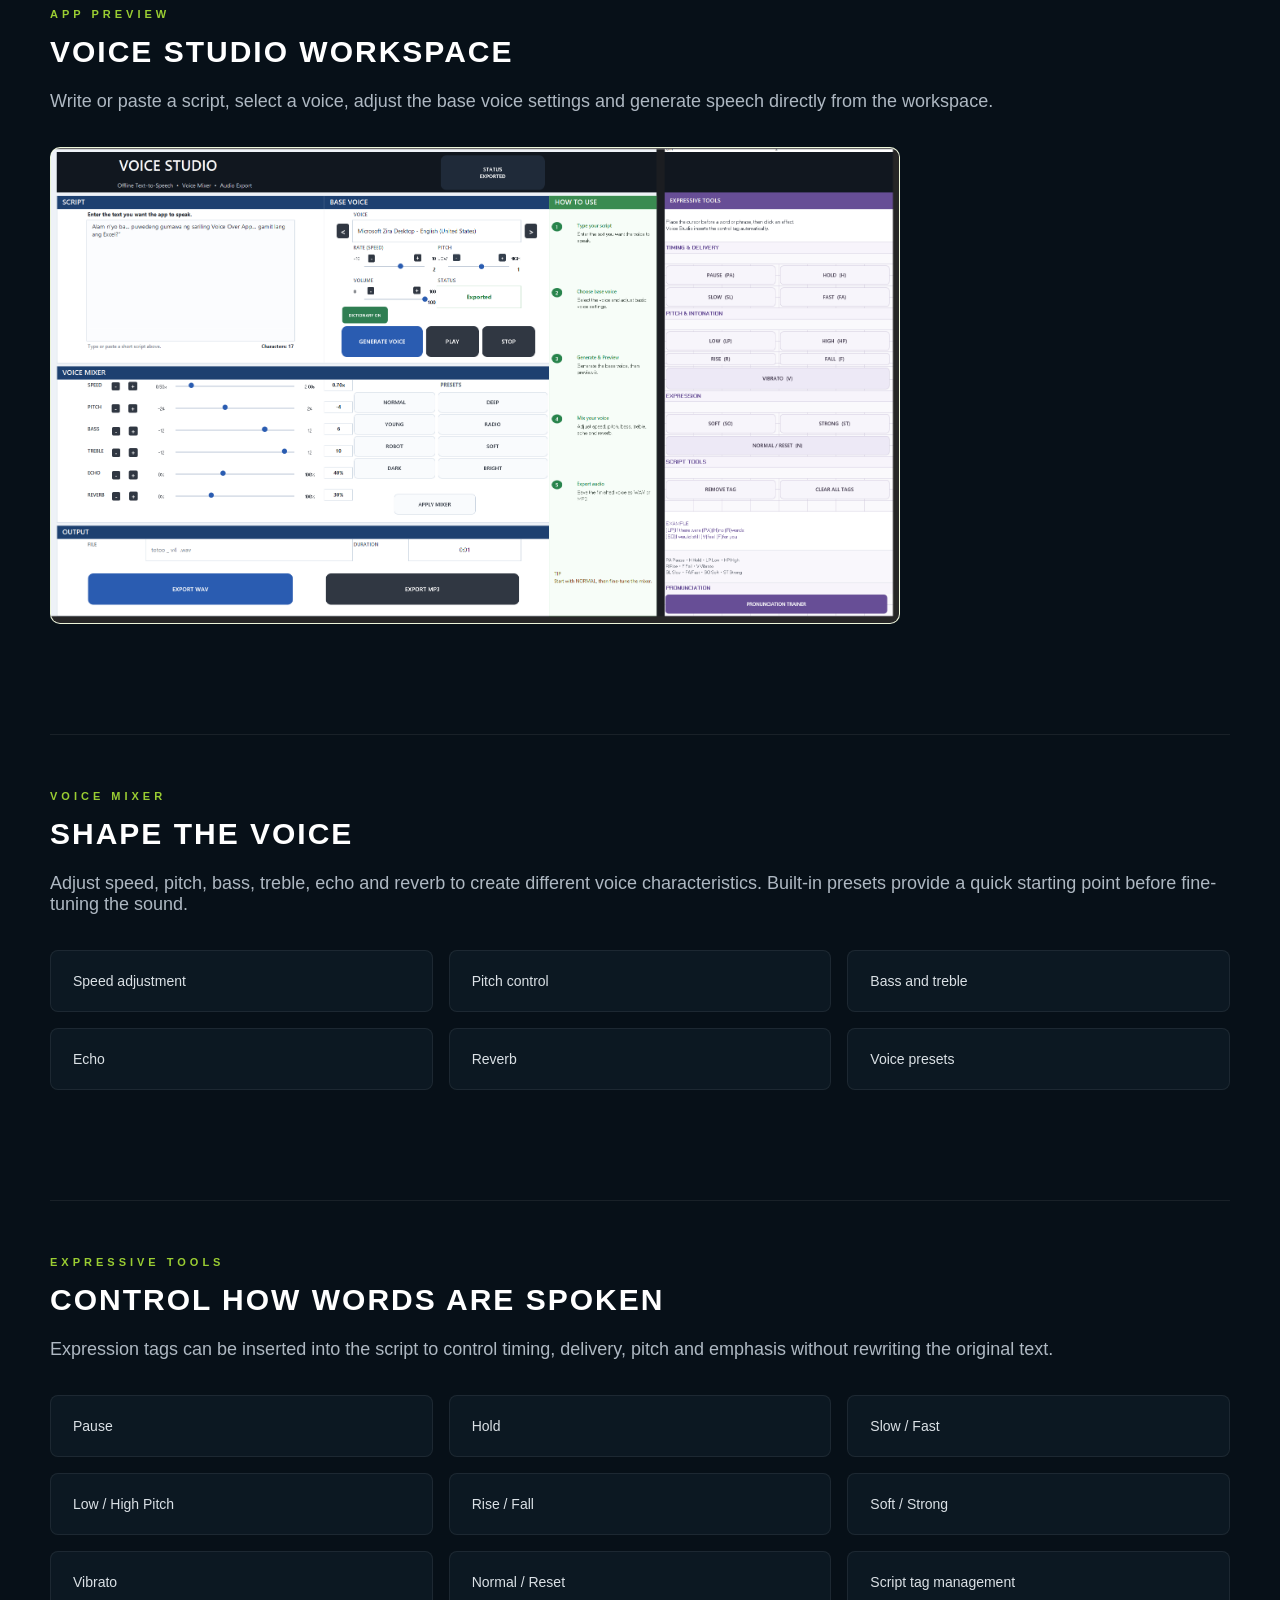
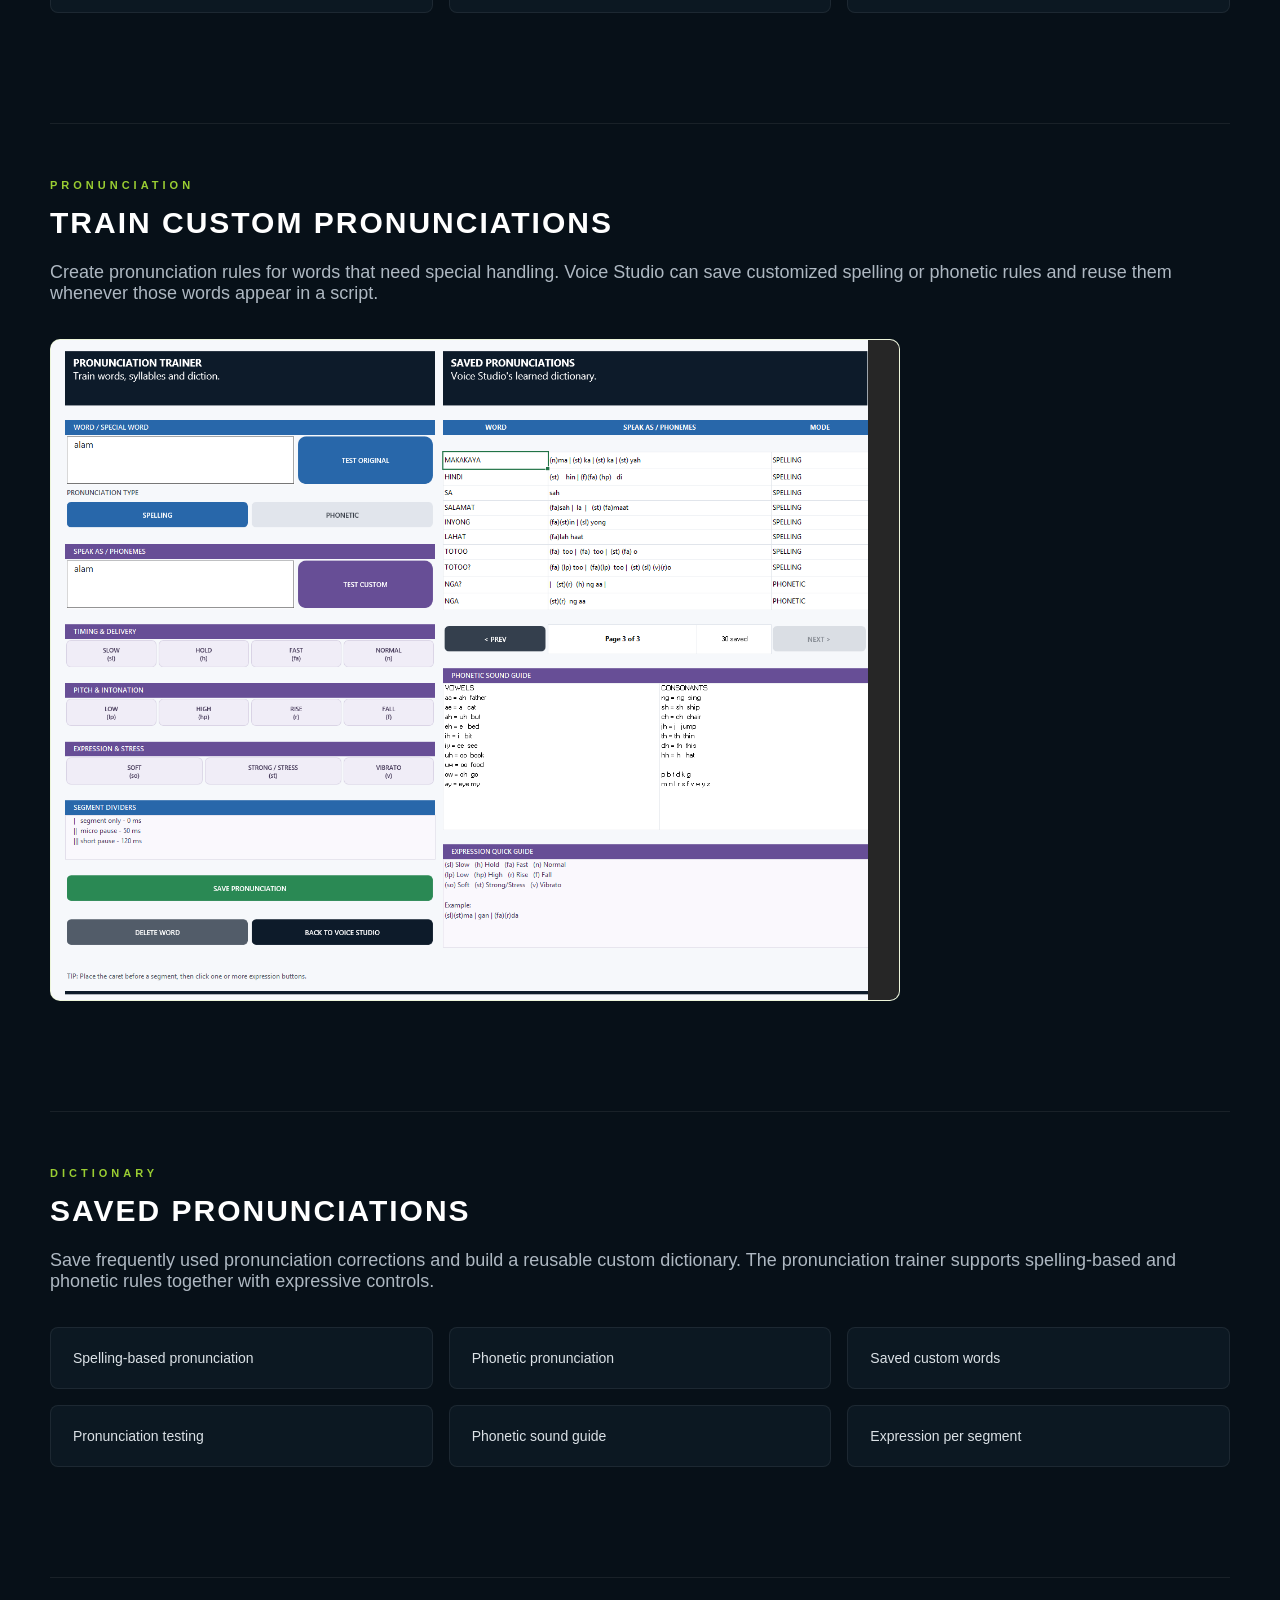
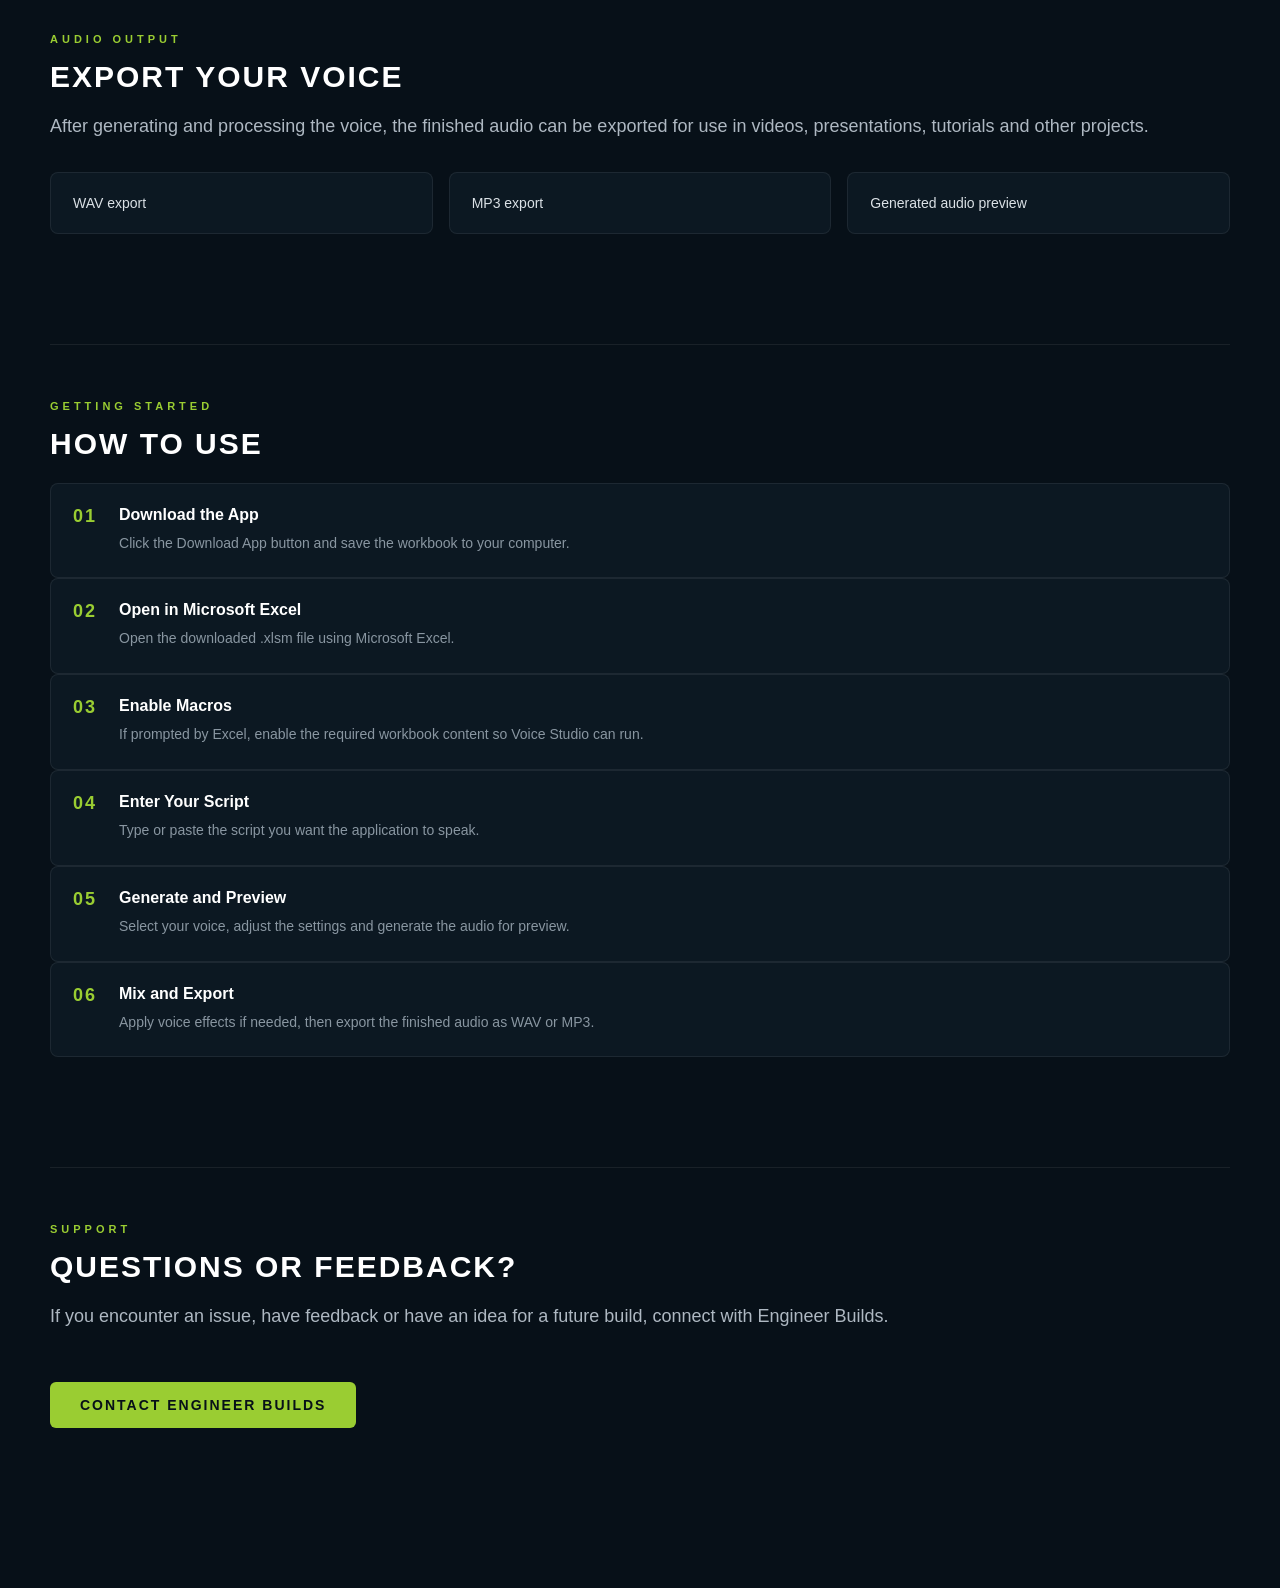
<file: voice-studio.html>
<!DOCTYPE html>
<html lang="en">

<head>

    <link rel="icon" type="image/png" href="images/favicon.png">

    <meta charset="UTF-8">

    <meta
        name="viewport"
        content="width=device-width, initial-scale=1.0"
    >

    <title>Voice Studio | Engineer Builds</title>

    <link
        rel="stylesheet"
        href="style.css"
    >

</head>


<body>


    <!-- ========================================
         HEADER
         ======================================== -->

    <header>

    <div class="logo">

        <img
            src="images/engineer-builds-logo.png"
            alt="Engineer Builds Logo"
            class="logo-image"
        >

        <span class="logo-name">
            ENGINEER BUILDS
        </span>

    </div>

    <button class="menu-toggle" aria-label="Open navigation menu">
        ☰
    </button>

    <nav class="main-nav">

        <a href="index.html">
            HOME
        </a>

        <a href="index.html#builds">
            BUILDS
        </a>

        <a href="index.html#about">
            ABOUT
        </a>

        <a href="index.html#contact">
            CONTACT
        </a>

    </nav>

</header>



    <!-- ========================================
         PRODUCT PAGE
         ======================================== -->

    <main class="product-page">


        <div class="product-container">


            <!-- BACK -->

            <a
                href="index.html#builds"
                class="back-link"
            >
                ← BACK TO BUILDS
            </a>



            <!-- ========================================
                 HERO
                 ======================================== -->

            <div class="product-hero">


                <div class="product-info">


                    <span class="product-category">
                        DIGITAL TOOL
                    </span>


                    <h1>
                        Voice Studio
                    </h1>


                    <p class="product-summary">

                        An Excel-based voice-over workspace for creating
                        speech, adjusting voice characteristics, applying
                        expressive controls, training pronunciations and
                        exporting finished audio.

                    </p>



                    <div class="product-meta">


                        <div>

                            <span>
                                VERSION
                            </span>

                            <strong>
                                1.0
                            </strong>

                        </div>



                        <div>

                            <span>
                                PLATFORM
                            </span>

                            <strong>
                                Microsoft Excel
                            </strong>

                        </div>



                        <div>

                            <span>
                                FILE TYPE
                            </span>

                            <strong>
                                .XLSM
                            </strong>

                        </div>



                        <div>

                            <span>
                                STATUS
                            </span>

                            <strong>
                                Available
                            </strong>

                        </div>


                    </div>



                        <a href="downloads/voice-studio.xlsm"
                        class="download-link"
                        download>
                            DOWNLOAD APP
                        </a>


                    <p class="download-note">
                        Requires Microsoft Excel with macros enabled.
                    </p>


                </div>



                <div class="product-preview">

                    <img
                        src="images/voice-studio.png"
                        alt="Voice Studio Main Interface"
                    >

                </div>


            </div>



            <!-- ========================================
                 ABOUT
                 ======================================== -->

            <section class="product-section">


                <p class="section-label">
                    ABOUT THE BUILD
                </p>


                <h2>
                    WHAT IT DOES
                </h2>


                <p>

                    Voice Studio provides an organized workspace for
                    generating voice-over audio and controlling how the
                    voice sounds. It combines text-to-speech, playback,
                    voice mixing, expressive speech controls and custom
                    pronunciation tools in one application.

                </p>


            </section>



            <!-- ========================================
                 FEATURES
                 ======================================== -->

            <section class="product-section">


                <p class="section-label">
                    FEATURES
                </p>


                <h2>
                    KEY FUNCTIONS
                </h2>



                <div class="feature-list">


                    <div class="feature-item">
                        Text-to-speech voice generation
                    </div>


                    <div class="feature-item">
                        Speed, pitch and volume controls
                    </div>


                    <div class="feature-item">
                        Voice mixer and audio effects
                    </div>


                    <div class="feature-item">
                        Expressive speech controls
                    </div>


                    <div class="feature-item">
                        Custom pronunciation training
                    </div>


                    <div class="feature-item">
                        Saved pronunciation dictionary
                    </div>


                    <div class="feature-item">
                        Voice presets and fine tuning
                    </div>


                    <div class="feature-item">
                        WAV and MP3 audio export
                    </div>


                    <div class="feature-item">
                        Script playback and preview
                    </div>


                </div>


            </section>



            <!-- ========================================
                 MAIN APP PREVIEW
                 ======================================== -->

            <section class="product-section">


                <p class="section-label">
                    APP PREVIEW
                </p>


                <h2>
                    VOICE STUDIO WORKSPACE
                </h2>


                <p>

                    Write or paste a script, select a voice, adjust the
                    base voice settings and generate speech directly
                    from the workspace.

                </p>



                <div class="report-preview">

                    <img
                        src="images/voice-studio.png"
                        alt="Voice Studio Workspace"
                    >

                </div>


            </section>



            <!-- ========================================
                 VOICE MIXER
                 ======================================== -->

            <section class="product-section">


                <p class="section-label">
                    VOICE MIXER
                </p>


                <h2>
                    SHAPE THE VOICE
                </h2>


                <p>

                    Adjust speed, pitch, bass, treble, echo and reverb
                    to create different voice characteristics. Built-in
                    presets provide a quick starting point before
                    fine-tuning the sound.

                </p>



                <div class="feature-list">


                    <div class="feature-item">
                        Speed adjustment
                    </div>


                    <div class="feature-item">
                        Pitch control
                    </div>


                    <div class="feature-item">
                        Bass and treble
                    </div>


                    <div class="feature-item">
                        Echo
                    </div>


                    <div class="feature-item">
                        Reverb
                    </div>


                    <div class="feature-item">
                        Voice presets
                    </div>


                </div>


            </section>



            <!-- ========================================
                 EXPRESSIVE TOOLS
                 ======================================== -->

            <section class="product-section">


                <p class="section-label">
                    EXPRESSIVE TOOLS
                </p>


                <h2>
                    CONTROL HOW WORDS ARE SPOKEN
                </h2>


                <p>

                    Expression tags can be inserted into the script to
                    control timing, delivery, pitch and emphasis without
                    rewriting the original text.

                </p>



                <div class="feature-list">


                    <div class="feature-item">
                        Pause
                    </div>


                    <div class="feature-item">
                        Hold
                    </div>


                    <div class="feature-item">
                        Slow / Fast
                    </div>


                    <div class="feature-item">
                        Low / High Pitch
                    </div>


                    <div class="feature-item">
                        Rise / Fall
                    </div>


                    <div class="feature-item">
                        Soft / Strong
                    </div>


                    <div class="feature-item">
                        Vibrato
                    </div>


                    <div class="feature-item">
                        Normal / Reset
                    </div>


                    <div class="feature-item">
                        Script tag management
                    </div>


                </div>


            </section>



            <!-- ========================================
                 PRONUNCIATION TRAINER
                 ======================================== -->

            <section class="product-section">


                <p class="section-label">
                    PRONUNCIATION
                </p>


                <h2>
                    TRAIN CUSTOM PRONUNCIATIONS
                </h2>


                <p>

                    Create pronunciation rules for words that need
                    special handling. Voice Studio can save customized
                    spelling or phonetic rules and reuse them whenever
                    those words appear in a script.

                </p>



                <div class="report-preview">

                    <img
                        src="images/voice-pronunciation-trainer.png"
                        alt="Voice Studio Pronunciation Trainer"
                    >

                </div>


            </section>



            <!-- ========================================
                 PRONUNCIATION FEATURES
                 ======================================== -->

            <section class="product-section">


                <p class="section-label">
                    DICTIONARY
                </p>


                <h2>
                    SAVED PRONUNCIATIONS
                </h2>


                <p>

                    Save frequently used pronunciation corrections and
                    build a reusable custom dictionary. The pronunciation
                    trainer supports spelling-based and phonetic rules
                    together with expressive controls.

                </p>



                <div class="feature-list">


                    <div class="feature-item">
                        Spelling-based pronunciation
                    </div>


                    <div class="feature-item">
                        Phonetic pronunciation
                    </div>


                    <div class="feature-item">
                        Saved custom words
                    </div>


                    <div class="feature-item">
                        Pronunciation testing
                    </div>


                    <div class="feature-item">
                        Phonetic sound guide
                    </div>


                    <div class="feature-item">
                        Expression per segment
                    </div>


                </div>


            </section>



            <!-- ========================================
                 AUDIO EXPORT
                 ======================================== -->

            <section class="product-section">


                <p class="section-label">
                    AUDIO OUTPUT
                </p>


                <h2>
                    EXPORT YOUR VOICE
                </h2>


                <p>

                    After generating and processing the voice, the
                    finished audio can be exported for use in videos,
                    presentations, tutorials and other projects.

                </p>



                <div class="feature-list">


                    <div class="feature-item">
                        WAV export
                    </div>


                    <div class="feature-item">
                        MP3 export
                    </div>


                    <div class="feature-item">
                        Generated audio preview
                    </div>


                </div>


            </section>



            <!-- ========================================
                 HOW TO USE
                 ======================================== -->

            <section class="product-section">


                <p class="section-label">
                    GETTING STARTED
                </p>


                <h2>
                    HOW TO USE
                </h2>



                <div class="how-to-steps">


                    <div class="step-item">

                        <span class="step-number">
                            01
                        </span>

                        <div>

                            <h3>
                                Download the App
                            </h3>

                            <p>
                                Click the Download App button and save
                                the workbook to your computer.
                            </p>

                        </div>

                    </div>



                    <div class="step-item">

                        <span class="step-number">
                            02
                        </span>

                        <div>

                            <h3>
                                Open in Microsoft Excel
                            </h3>

                            <p>
                                Open the downloaded .xlsm file using
                                Microsoft Excel.
                            </p>

                        </div>

                    </div>



                    <div class="step-item">

                        <span class="step-number">
                            03
                        </span>

                        <div>

                            <h3>
                                Enable Macros
                            </h3>

                            <p>
                                If prompted by Excel, enable the required
                                workbook content so Voice Studio can run.
                            </p>

                        </div>

                    </div>



                    <div class="step-item">

                        <span class="step-number">
                            04
                        </span>

                        <div>

                            <h3>
                                Enter Your Script
                            </h3>

                            <p>
                                Type or paste the script you want the
                                application to speak.
                            </p>

                        </div>

                    </div>



                    <div class="step-item">

                        <span class="step-number">
                            05
                        </span>

                        <div>

                            <h3>
                                Generate and Preview
                            </h3>

                            <p>
                                Select your voice, adjust the settings
                                and generate the audio for preview.
                            </p>

                        </div>

                    </div>



                    <div class="step-item">

                        <span class="step-number">
                            06
                        </span>

                        <div>

                            <h3>
                                Mix and Export
                            </h3>

                            <p>
                                Apply voice effects if needed, then
                                export the finished audio as WAV or MP3.
                            </p>

                        </div>

                    </div>


                </div>


            </section>



            <!-- ========================================
                 SUPPORT
                 ======================================== -->

            <section class="product-section product-support">


                <p class="section-label">
                    SUPPORT
                </p>


                <h2>
                    QUESTIONS OR FEEDBACK?
                </h2>


                <p>

                    If you encounter an issue, have feedback or have an
                    idea for a future build, connect with Engineer Builds.

                </p>


                <a
                    href="index.html#contact"
                    class="download-link"
                >
                    CONTACT ENGINEER BUILDS
                </a>


            </section>


        </div>

    </main>


<script>

    const menuToggle = document.querySelector('.menu-toggle');
    const mainNav = document.querySelector('.main-nav');

    menuToggle.addEventListener('click', function () {
        mainNav.classList.toggle('active');
    });

    mainNav.querySelectorAll('a').forEach(function(link) {

        link.addEventListener('click', function () {
            mainNav.classList.remove('active');
        });

    });

</script>


</body>

</html>
</file>
<file: style.css>
/* =========================================
   ENGINEER BUILDS
   Main Website Style
   ========================================= */

* {
    margin: 0;
    padding: 0;
    box-sizing: border-box;
}

body {
    background-color: #071018;
    color: #ffffff;
    font-family: Arial, Helvetica, sans-serif;

    min-height: 100vh;

    margin: 0;

    text-align: center;
}

h1 {
    font-size: 64px;
    letter-spacing: 4px;
    margin-bottom: 15px;
}

h2 {
    color: #9acd32;
    font-size: 22px;
    letter-spacing: 5px;
    margin-bottom: 30px;
}

p {
    color: #aeb8c2;
    font-size: 18px;
    margin-bottom: 35px;
}

button {
    background-color: #9acd32;
    color: #071018;

    border: none;
    border-radius: 6px;

    padding: 15px 30px;

    font-size: 14px;
    font-weight: bold;
    letter-spacing: 2px;

    cursor: pointer;
}

button:hover {
    background-color: #b6e84b;
}

/* =========================================
   TOP NAVIGATION
   ========================================= */

header {
    position: fixed;
    top: 0;
    left: 0;

    width: 100%;
    height: 80px;

    display: flex;
    justify-content: space-between;
    align-items: center;

    padding: 0 60px;

    background-color: rgba(7, 16, 24, 0.92);

    border-bottom: 1px solid rgba(154, 205, 50, 0.15);

    z-index: 1000;
}

.logo {
    display: flex;
    align-items: center;
    gap: 12px;
}

.logo-eb {
    display: flex;
    align-items: center;
    justify-content: center;

    width: 42px;
    height: 42px;

    border: 2px solid #9acd32;
    border-radius: 8px;

    color: #9acd32;

    font-size: 18px;
    font-weight: bold;
}

.logo-name {
    font-size: 16px;
    font-weight: bold;
    letter-spacing: 2px;
}

nav {
    display: flex;
    gap: 35px;
}

nav a {
    color: #d7dde3;

    text-decoration: none;

    font-size: 13px;
    font-weight: bold;

    letter-spacing: 1.5px;

    transition: 0.2s;
}

nav a:hover {
    color: #9acd32;
}

/* =========================================
   TECHNICAL BACKGROUND
   ========================================= */

body {
    position: relative;
    overflow-x: hidden;

    background:
        radial-gradient(
            circle at center,
            rgba(25, 55, 70, 0.22) 0%,
            rgba(7, 16, 24, 0) 55%
        ),
        #071018;
}

/* Blueprint grid */
body::before {
    content: "";

    position: fixed;
    top: 80px;
    left: 0;

    width: 100%;
    height: calc(100% - 80px);

    background-image:
        linear-gradient(
            rgba(80, 140, 170, 0.035) 1px,
            transparent 1px
        ),
        linear-gradient(
            90deg,
            rgba(80, 140, 170, 0.035) 1px,
            transparent 1px
        );

    background-size: 45px 45px;

    pointer-events: none;

    z-index: -1;
}

/* Soft green glow behind hero */
body::after {
    content: "";

    position: fixed;

    width: 600px;
    height: 600px;

    left: 50%;
    top: 52%;

    transform: translate(-50%, -50%);

    background:
        radial-gradient(
            circle,
            rgba(154, 205, 50, 0.07),
            transparent 65%
        );

    pointer-events: none;

    z-index: -1;
}

/* =========================================
   HERO SECTION
   ========================================= */

.hero {
    width: 100%;
    min-height: 100vh;

    display: flex;
    justify-content: center;
    align-items: center;

    padding: 120px 30px 60px;
}

.hero-content {
    max-width: 900px;
    text-align: center;
}

.hero-label {
    color: #9acd32;

    font-size: 12px;
    font-weight: bold;

    letter-spacing: 5px;

    margin-bottom: 18px;
}

.hero-description {
    color: #aeb8c2;

    font-size: 18px;
    line-height: 1.7;

    margin-top: 25px;
    margin-bottom: 30px;
}

/* =========================================
   FEATURED BUILDS
   ========================================= */

.featured-builds {
    width: 100%;
    padding: 110px 60px;

    background-color: #09131c;

    border-top: 1px solid rgba(154, 205, 50, 0.12);
}

.section-heading {
    max-width: 700px;

    margin: 0 auto 60px;

    text-align: center;
}

.section-label {
    color: #9acd32;

    font-size: 11px;
    font-weight: bold;

    letter-spacing: 4px;

    margin-bottom: 15px;
}

.section-heading h2 {
    color: #ffffff;

    font-size: 36px;

    letter-spacing: 3px;

    margin-bottom: 18px;
}

.section-heading p {
    color: #8f9ba6;

    line-height: 1.7;

    margin-bottom: 0;
}


/* BUILD GRID */

.build-grid {
    width: 100%;
    max-width: 1200px;

    margin: auto;

    display: grid;

    grid-template-columns: repeat(3, 1fr);

    gap: 25px;
}


/* BUILD CARD */

.build-card {
    overflow: hidden;

    background-color: #0c1822;

    border: 1px solid rgba(255, 255, 255, 0.07);

    border-radius: 10px;

    text-align: left;

    transition: 0.25s;
}

.build-card:hover {
    transform: translateY(-6px);

    border-color: rgba(154, 205, 50, 0.45);
}


/* TEMPORARY IMAGE AREA */

.build-image {
    height: 210px;

    display: flex;
    align-items: center;
    justify-content: center;

    background:
        linear-gradient(
            135deg,
            #102331,
            #071018
        );

    border-bottom: 1px solid rgba(255, 255, 255, 0.06);
}

.build-image span {
    color: rgba(154, 205, 50, 0.45);

    font-size: 11px;
    font-weight: bold;

    letter-spacing: 3px;
}


/* CARD CONTENT */

.build-content {
    padding: 28px;
}

.build-category {
    color: #9acd32;

    font-size: 10px;
    font-weight: bold;

    letter-spacing: 2px;
}

.build-content h3 {
    color: #ffffff;

    font-size: 21px;

    margin: 12px 0 14px;
}

.build-content p {
    color: #8996a1;

    font-size: 14px;

    line-height: 1.7;

    margin-bottom: 24px;
}

.build-content a {
    color: #9acd32;

    text-decoration: none;

    font-size: 11px;
    font-weight: bold;

    letter-spacing: 1.5px;
}


html,
body {
    width: 100%;
    overflow-x: hidden;
    overflow-y: auto;
    scroll-behavior: smooth;
}

/* =========================================
   REAL LOGO
   ========================================= */

.logo-image {
    width: 46px;
    height: 46px;

    object-fit: contain;

    border-radius: 50%;
}

.build-image img {
    width: 100%;
    height: 100%;
    object-fit: cover;
    display: block;
}

/* =========================================
   PRODUCT / BUILD PAGE
   ========================================= */

.product-page {
    width: 100%;
    min-height: 100vh;

    padding: 140px 50px 100px;

    background-color: #071018;
}

.product-container {
    width: 100%;
    max-width: 1200px;

    margin: auto;

    text-align: left;
}

.back-link {
    display: inline-block;

    margin-bottom: 45px;

    color: #9acd32;

    text-decoration: none;

    font-size: 11px;
    font-weight: bold;

    letter-spacing: 2px;
}

.product-hero {
    display: grid;

    grid-template-columns: 1fr 1fr;

    gap: 70px;

    align-items: center;
}

.product-category {
    color: #9acd32;

    font-size: 11px;
    font-weight: bold;

    letter-spacing: 3px;
}

.product-info h1 {
    color: #ffffff;

    font-size: 52px;

    line-height: 1.08;

    margin: 18px 0 25px;
}

.product-summary {
    max-width: 560px;

    color: #9ca7b1;

    font-size: 17px;

    line-height: 1.8;

    margin-bottom: 35px;
}

.product-meta {
    display: flex;

    gap: 45px;

    margin-bottom: 35px;
}

.product-meta div {
    display: flex;
    flex-direction: column;

    gap: 7px;
}

.product-meta span {
    color: #66737f;

    font-size: 9px;
    font-weight: bold;

    letter-spacing: 2px;
}

.product-meta strong {
    color: #ffffff;

    font-size: 13px;
}

.download-button {
    min-width: 180px;
}

.product-preview {
    overflow: hidden;

    background-color: #0c1822;

    border: 1px solid rgba(154, 205, 50, 0.18);

    border-radius: 12px;
}

.product-preview img {
    width: 100%;

    display: block;
}

.product-section {
    margin-top: 110px;

    padding-top: 55px;

    border-top: 1px solid rgba(255, 255, 255, 0.07);
}

.product-section h2 {
    color: #ffffff;

    font-size: 30px;

    letter-spacing: 2px;

    margin-bottom: 22px;
}

.product-section > p:last-child {
    max-width: 750px;

    color: #929eaa;

    font-size: 16px;

    line-height: 1.8;

    margin: 0;
}

.feature-list {
    display: grid;

    grid-template-columns: repeat(3, 1fr);

    gap: 16px;

    margin-top: 35px;
}

.feature-item {
    padding: 22px;

    background-color: #0c1822;

    border: 1px solid rgba(255, 255, 255, 0.07);

    border-radius: 8px;

    color: #dbe1e6;

    font-size: 14px;
}

.download-link {
    display: inline-block;

    min-width: 180px;

    padding: 15px 30px;

    background-color: #9acd32;
    color: #071018;

    border-radius: 6px;

    text-decoration: none;

    text-align: center;

    font-size: 14px;
    font-weight: bold;
    letter-spacing: 2px;

    transition: 0.2s;
}

.download-link:hover {
    background-color: #b6e84b;
}

/* =========================================
   ABOUT SECTION
   ========================================= */

.about-section {
    width: 100%;
    padding: 110px 60px;

    background-color: #071018;

    border-top: 1px solid rgba(255, 255, 255, 0.06);
}

.about-container {
    max-width: 850px;

    margin: auto;

    text-align: center;
}

.about-container h2 {
    color: #ffffff;

    font-size: 36px;

    letter-spacing: 3px;

    margin-bottom: 25px;
}

.about-container p {
    color: #929eaa;

    font-size: 16px;

    line-height: 1.9;

    margin-bottom: 18px;
}


/* =========================================
   CONTACT SECTION
   ========================================= */

.contact-section {
    width: 100%;
    padding: 110px 60px;

    background-color: #0a131c;

    border-top: 1px solid rgba(255, 255, 255, 0.06);
}

.contact-container {
    max-width: 850px;

    margin: auto;

    text-align: center;
}

.contact-container h2 {
    color: #ffffff;

    font-size: 36px;

    letter-spacing: 3px;

    margin-bottom: 25px;
}

.contact-text {
    max-width: 650px;

    margin: 0 auto 35px;

    color: #929eaa;

    font-size: 16px;

    line-height: 1.9;
}

.contact-button {
    display: inline-block;

    padding: 16px 32px;

    background-color: #9acd32;

    color: #071018;

    text-decoration: none;

    font-size: 13px;

    font-weight: bold;

    letter-spacing: 2px;

    border-radius: 6px;

    transition: 0.2s;
}

.contact-button:hover {
    background-color: #b6e84b;
}


/* =========================================
   FOOTER
   ========================================= */

.site-footer {
    width: 100%;
    padding: 55px 60px 30px;

    background-color: #050b10;

    border-top: 1px solid rgba(255, 255, 255, 0.07);
}

.footer-container {
    max-width: 1100px;

    margin: auto;

    text-align: center;
}

.footer-brand {
    display: flex;

    align-items: center;
    justify-content: center;

    gap: 12px;

    margin-bottom: 18px;

    color: #ffffff;

    font-size: 14px;

    font-weight: bold;

    letter-spacing: 2px;
}

.footer-logo {
    width: 38px;
    height: 38px;

    object-fit: contain;

    border-radius: 50%;
}

.footer-container > p {
    color: #9acd32;

    font-size: 11px;

    font-weight: bold;

    letter-spacing: 3px;

    margin-bottom: 35px;
}

.footer-bottom {
    padding-top: 22px;

    border-top: 1px solid rgba(255, 255, 255, 0.06);

    color: #66717c;

    font-size: 10px;

    letter-spacing: 1.5px;
}

/* =========================================
   MOBILE RESPONSIVE DESIGN
   ========================================= */

@media (max-width: 768px) {

    /* HEADER */

    header {
        padding: 16px 20px;
    }

    .logo-image {
        width: 36px;
        height: 36px;
    }

    .logo-name {
        font-size: 12px;
        letter-spacing: 1.5px;
    }

    nav {
        gap: 14px;
    }

    nav a {
        font-size: 9px;
        letter-spacing: 1px;
    }


    /* HERO */

    .hero {
        min-height: 100vh;
        padding: 120px 25px 70px;
    }

    .hero h1 {
        font-size: 40px;
        letter-spacing: 3px;
    }

    .hero h2 {
        font-size: 15px;
        letter-spacing: 3px;
    }

    .hero p {
        font-size: 15px;
        line-height: 1.7;
    }


    /* FEATURED BUILDS */

    .featured-builds {
        padding: 80px 20px;
    }

    .featured-builds h2 {
        font-size: 30px;
    }

    .build-grid {
        grid-template-columns: 1fr;
        gap: 25px;
    }

    .build-card {
        max-width: 500px;
        width: 100%;
        margin: auto;
    }


    /* ABOUT */

    .about-section {
        padding: 80px 25px;
    }

    .about-container h2 {
        font-size: 28px;
        letter-spacing: 2px;
    }

    .about-container p {
        font-size: 15px;
    }


    /* CONTACT */

    .contact-section {
        padding: 80px 25px;
    }

    .contact-container h2 {
        font-size: 28px;
        letter-spacing: 2px;
    }

    .contact-text {
        font-size: 15px;
    }


    /* PRODUCT PAGES */

    .product-page {
        padding-left: 20px;
        padding-right: 20px;
    }

    .product-hero {
        grid-template-columns: 1fr;
        gap: 50px;
    }

    .product-info h1 {
        font-size: 40px;
    }

    .product-preview img {
        width: 100%;
        height: auto;
    }

    .product-meta {
        flex-wrap: wrap;
        gap: 25px;
    }

    .feature-list {
        grid-template-columns: 1fr;
    }


    /* FOOTER */

    .site-footer {
        padding: 50px 25px 25px;
    }

}

/* =========================================
   CONTACT SOCIAL BUTTONS
   ========================================= */

.contact-actions {
    display: flex;
    justify-content: center;
    align-items: center;

    gap: 15px;

    flex-wrap: wrap;
}

.contact-button {
    min-width: 150px;
}

.contact-primary {
    background-color: #9acd32;
    color: #071018;
}

.contact-primary:hover {
    background-color: #b6e84b;
}

.contact-secondary {
    background-color: transparent;

    color: #dce3e8;

    border: 1px solid rgba(255, 255, 255, 0.18);
}

.contact-secondary:hover {
    color: #9acd32;

    border-color: #9acd32;

    background-color: rgba(154, 205, 50, 0.05);
}


/* MOBILE CONTACT BUTTONS */

@media (max-width: 768px) {

    .contact-actions {
        flex-direction: column;
    }

    .contact-button {
        width: 100%;
        max-width: 280px;
    }

}

/* =========================================
   FOOTER SOCIAL LINKS
   ========================================= */

.footer-socials {
    display: flex;
    justify-content: center;
    align-items: center;

    gap: 12px;
    margin-top: 16px;
    margin-bottom: 22px;
}

.footer-socials a {
    color: #9acd32;
    text-decoration: none;

    font-size: 11px;
    font-weight: 700;

    letter-spacing: 2px;

    transition: 0.2s ease;
}

.footer-socials span {
    color: #5f6870;
    font-size: 10px;
}

.footer-socials a:hover {
    color: #ffffff;
}

/* =========================================
   PRODUCT PAGE - EXTRA DETAILS
   ========================================= */

.download-note {
    margin-top: 14px;

    color: #6f7c87;

    font-size: 12px;

    line-height: 1.6;
}


/* HOW TO USE */

.steps-list {
    display: grid;

    gap: 16px;

    margin-top: 35px;
}

.step-item {
    display: flex;

    gap: 22px;

    padding: 22px;

    background-color: #0c1822;

    border: 1px solid rgba(255, 255, 255, 0.07);

    border-radius: 8px;
}

.step-number {
    color: #9acd32;

    font-size: 18px;

    font-weight: bold;

    letter-spacing: 2px;
}

.step-item h3 {
    margin: 0 0 8px;

    color: #ffffff;

    font-size: 16px;
}

.step-item p {
    margin: 0;

    color: #8996a1;

    font-size: 14px;

    line-height: 1.7;
}


/* SUPPORT */

.product-support {
    padding-bottom: 60px;
}

.product-support .download-link {
    margin-top: 20px;
}


/* MOBILE */

@media (max-width: 768px) {

    .step-item {
        align-items: flex-start;
    }

}

/* =========================================
   PRODUCT SCREENSHOT GALLERY
   ========================================= */

.preview-gallery {
    display: grid;

    grid-template-columns: repeat(3, 1fr);

    gap: 20px;

    margin-top: 35px;
}

.preview-card {
    overflow: hidden;

    background-color: #0c1822;

    border: 1px solid rgba(255, 255, 255, 0.07);

    border-radius: 10px;

    transition: 0.25s;
}

.preview-card:hover {
    transform: translateY(-5px);

    border-color: rgba(154, 205, 50, 0.45);
}

.preview-card img {
    width: 100%;
    height: 230px;

    display: block;

    object-fit: cover;
    object-position: top;
}

.preview-caption {
    padding: 16px 18px;

    color: #dce3e8;

    font-size: 11px;
    font-weight: bold;

    letter-spacing: 1.5px;
}


/* =========================================
   REPORT PREVIEW
   ========================================= */

.report-preview {
    max-width: 850px;

    margin-top: 35px;

    overflow: hidden;

    background-color: #ffffff;

    border: 1px solid rgba(154, 205, 50, 0.18);

    border-radius: 10px;
}

.report-preview img {
    width: 100%;

    display: block;
}


/* =========================================
   MOBILE GALLERY
   ========================================= */

@media (max-width: 768px) {

    /* =========================
       GLOBAL MOBILE
       ========================= */

    body {
        overflow-x: hidden;
    }

    header {
        padding: 14px 18px;
        gap: 14px;
    }

    .logo {
        gap: 10px;
    }

    .logo-image {
        width: 38px;
        height: 38px;
    }

    .logo-name {
        font-size: 13px;
        letter-spacing: 1.5px;
    }

    nav {
        gap: 12px;
    }

    nav a {
        font-size: 10px;
        letter-spacing: 1px;
    }


    /* =========================
       HOME HERO
       ========================= */

    .hero {
        min-height: calc(100vh - 70px);
        padding: 80px 20px 70px;
    }

    .hero-content {
        max-width: 100%;
    }

    .hero h1 {
        font-size: clamp(38px, 12vw, 58px);
        line-height: 1.02;
    }

    .hero h2 {
        font-size: 16px;
        letter-spacing: 3px;
    }

    .hero-description {
        font-size: 15px;
        line-height: 1.7;
    }


    /* =========================
       ABOUT
       ========================= */

    .about-section {
        padding: 90px 20px;
    }

    .about-container {
        grid-template-columns: 1fr;
        gap: 45px;
        text-align: center;
    }

    .about-left h2 {
        font-size: 34px;
    }

    .about-process {
        grid-template-columns: 1fr;
        gap: 28px;
    }


    /* =========================
       FEATURED BUILDS
       ========================= */

    .featured-builds {
        padding: 90px 20px;
    }

    .build-grid {
        grid-template-columns: 1fr;
        gap: 28px;
    }

    .build-card {
        max-width: 520px;
        width: 100%;
        margin: 0 auto;
    }

    .build-image {
        height: auto;
    }

    .build-image img {
        width: 100%;
        height: auto;
        object-fit: contain;
    }


    /* =========================
       NEXT BUILD
       ========================= */

    .next-build-section {
        padding: 90px 20px;
    }

    .next-build-grid {
        grid-template-columns: 1fr;
        gap: 20px;
    }


    /* =========================
       CONTACT
       ========================= */

    .contact-section {
        padding: 90px 20px;
    }

    .contact-buttons {
        flex-direction: column;
        align-items: center;
    }

    .contact-button {
        width: 100%;
        max-width: 280px;
        text-align: center;
    }


    /* =========================
       PRODUCT PAGE
       ========================= */

    .product-page {
        padding: 70px 20px 0;
    }

    .product-container {
        width: 100%;
        max-width: 100%;
    }

    .product-hero {
        grid-template-columns: 1fr;
        gap: 45px;
        padding-top: 40px;
    }

    .product-info h1 {
        font-size: 40px;
        line-height: 1.08;
    }

    .product-summary {
        font-size: 15px;
        line-height: 1.8;
    }

    .product-preview {
        order: 2;
    }

    .product-preview img {
        width: 100%;
        height: auto;
        max-height: none;
        object-fit: contain;
    }

    .product-meta {
        grid-template-columns: repeat(2, 1fr);
        gap: 22px;
    }

    .download-link {
        width: 100%;
        max-width: 260px;
        text-align: center;
    }


    /* =========================
       PRODUCT SECTIONS
       ========================= */

    .product-section {
        padding: 70px 0;
    }

    .product-section h2 {
        font-size: 30px;
    }

    .feature-list {
        grid-template-columns: 1fr;
        gap: 14px;
    }


    /* =========================
       APP PREVIEW GALLERY
       ========================= */

    .preview-gallery {
        grid-template-columns: 1fr;
        gap: 20px;
    }

    .preview-card img {
        width: 100%;
        height: auto;
    }

    .report-preview {
        max-width: 100%;
    }

    .report-preview img {
        width: 100%;
        height: auto;
    }


    /* =========================
       HOW TO USE
       ========================= */

    .step-item {
        align-items: flex-start;
        padding: 22px 18px;
    }

    .step-number {
        min-width: 38px;
        font-size: 18px;
    }


    /* =========================
       FOOTER
       ========================= */

    .site-footer {
        padding: 45px 20px 30px;
    }

    .footer-container {
        text-align: center;
    }

    .footer-brand {
        justify-content: center;
    }

    .footer-nav {
        justify-content: center;
        flex-wrap: wrap;
        gap: 18px;
    }

}

/* =========================================
   HERO ACTIONS
   ========================================= */

.hero-description {
    max-width: 720px;
    margin-left: auto;
    margin-right: auto;
    line-height: 1.7;
}

.hero-actions {
    display: flex;
    justify-content: center;
    align-items: center;

    gap: 14px;

    margin-top: 32px;
}

.hero-primary-button,
.hero-secondary-button {
    display: inline-flex;

    align-items: center;
    justify-content: center;

    min-width: 190px;

    padding: 15px 26px;

    border-radius: 6px;

    text-decoration: none;

    font-size: 13px;
    font-weight: bold;

    letter-spacing: 2px;

    transition: 0.25s;
}


/* PRIMARY */

.hero-primary-button {
    background-color: #9acd32;
    color: #071018;
}

.hero-primary-button:hover {
    background-color: #b6e84b;
    transform: translateY(-2px);
}


/* SECONDARY */

.hero-secondary-button {
    background-color: transparent;

    color: #ffffff;

    border: 1px solid rgba(255, 255, 255, 0.18);
}

.hero-secondary-button:hover {
    border-color: #9acd32;

    color: #9acd32;

    transform: translateY(-2px);
}


/* SMALL TECHNOLOGY LINE */

.hero-note {
    margin-top: 28px;

    color: #71808f;

    font-size: 11px;

    letter-spacing: 1.5px;
}


/* =========================================
   HERO MOBILE
   ========================================= */

@media (max-width: 768px) {

    .hero-actions {
        flex-direction: column;
    }

    .hero-primary-button,
    .hero-secondary-button {
        width: 100%;
        max-width: 270px;
    }

    .hero-description {
        padding-left: 22px;
        padding-right: 22px;
    }

    .hero-note {
        max-width: 300px;
        margin-left: auto;
        margin-right: auto;

        line-height: 1.8;
    }

}

/* =========================================
   ABOUT ENGINEER BUILDS
   ========================================= */

.about-home {
    max-width: 1100px;
    margin: 0 auto;
    padding: 120px 30px;
}

.about-home-inner {
    display: grid;
    grid-template-columns: 1fr 1fr;
    gap: 100px;
    align-items: start;
}

.about-home-heading h2 {
    margin-top: 12px;

    color: #ffffff;

    font-size: 38px;
    line-height: 1.25;

    letter-spacing: 2px;
}

.about-home-content {
    color: #9ba8b5;

    font-size: 16px;
    line-height: 1.8;
}

.about-home-content p {
    margin-top: 0;
    margin-bottom: 20px;
}

.about-home-lead {
    color: #ffffff;

    font-size: 20px;
    font-weight: 600;
}

.about-home-question {
    color: #9acd32;

    font-size: 25px;
    font-weight: 700;

    letter-spacing: 1px;
}


/* =========================================
   BUILD PROCESS
   ========================================= */

.build-process {
    display: grid;

    grid-template-columns: 1fr 60px 1fr 60px 1fr;

    align-items: center;

    margin-top: 90px;
}

.process-item span {
    display: block;

    margin-bottom: 14px;

    color: #9acd32;

    font-size: 12px;
    font-weight: bold;

    letter-spacing: 3px;
}

.process-item strong {
    display: block;

    color: #ffffff;

    font-size: 18px;

    letter-spacing: 2px;
}

.process-item p {
    max-width: 250px;

    margin-top: 12px;

    color: #778593;

    font-size: 13px;
    line-height: 1.7;
}

.process-line {
    width: 100%;
    height: 1px;

    background-color: rgba(154, 205, 50, 0.3);
}


/* =========================================
   ABOUT MOBILE
   ========================================= */

@media (max-width: 768px) {

    .about-home {
        padding: 80px 24px;
    }

    .about-home-inner {
        grid-template-columns: 1fr;

        gap: 40px;
    }

    .about-home-heading h2 {
        font-size: 30px;
    }

    .build-process {
        grid-template-columns: 1fr;

        gap: 35px;

        margin-top: 60px;
    }

    .process-line {
        display: none;
    }

}

/* ABOUT SECTION SPACING REFINEMENT */

.about-home {
    padding-top: 80px;
    padding-bottom: 90px;
}

.build-process {
    margin-top: 55px;
}


/* =========================================
   CONTINUE BUILDING
   ========================================= */

.continue-building {
    padding: 120px 30px;

    border-top: 1px solid rgba(255,255,255,0.05);

    background:
        radial-gradient(
            circle at center,
            rgba(154,205,50,0.05),
            transparent 55%
        );
}

.continue-building-inner {
    max-width: 1100px;
    margin: 0 auto;

    text-align: center;
}

.continue-building h2 {
    margin: 12px 0 0;

    color: #ffffff;

    font-size: 38px;

    letter-spacing: 3px;
}

.continue-description {
    max-width: 650px;

    margin: 24px auto 0;

    color: #8d9aa7;

    font-size: 15px;
    line-height: 1.8;
}


/* CATEGORIES */

.build-categories {
    display: grid;

    grid-template-columns: repeat(3, 1fr);

    gap: 20px;

    margin-top: 60px;

    text-align: left;
}

.next-build-category {
    min-height: 155px;
    padding: 28px;

    background-color: #0d1721;

    border: 1px solid rgba(255,255,255,0.07);
    border-radius: 7px;

    transition: 0.25s;
}

.next-build-category:hover {
    transform: translateY(-4px);
    border-color: rgba(154,205,50,0.35);
}

.next-build-category span {
    display: block;

    margin-bottom: 18px;

    color: #9acd32;

    font-size: 11px;
    font-weight: bold;
    letter-spacing: 3px;
}

.next-build-category strong {
    display: block;

    color: #ffffff;

    font-size: 16px;
    letter-spacing: 1.5px;
}

.next-build-category p {
    margin: 12px 0 0;

    color: #778593;

    font-size: 13px;
    line-height: 1.7;
}


/* FOLLOW BUTTON */

.continue-button {
    display: inline-block;

    margin-top: 45px;

    padding: 15px 28px;

    background-color: transparent;

    border: 1px solid #9acd32;

    border-radius: 5px;

    color: #9acd32;

    text-decoration: none;

    font-size: 12px;
    font-weight: bold;

    letter-spacing: 2px;

    transition: 0.25s;
}

.continue-button:hover {
    background-color: #9acd32;

    color: #071018;

    transform: translateY(-2px);
}


/* MOBILE */

@media (max-width: 768px) {

    .continue-building {
        padding: 80px 24px;
    }

    .continue-building h2 {
        font-size: 29px;
    }

    .build-categories {
        grid-template-columns: 1fr;

        margin-top: 45px;
    }

}

/* =========================================
   CONTACT
   ========================================= */

.home-contact {
    padding: 120px 30px;

    border-top: 1px solid rgba(255,255,255,0.05);

    text-align: center;
}

.home-contact-inner {
    max-width: 760px;
    margin: 0 auto;
}

.home-contact h2 {
    margin: 12px 0 0;

    color: #ffffff;

    font-size: 38px;
    letter-spacing: 3px;
}

.home-contact-inner > p:not(.section-label) {
    max-width: 620px;

    margin: 24px auto 0;

    color: #8d9aa7;

    font-size: 15px;
    line-height: 1.8;
}


/* CONTACT BUTTONS */

.contact-actions {
    display: flex;

    justify-content: center;
    align-items: center;

    gap: 14px;

    margin-top: 38px;
}

.contact-primary,
.contact-secondary {
    display: inline-flex;

    align-items: center;
    justify-content: center;

    min-width: 180px;

    padding: 15px 25px;

    border-radius: 5px;

    text-decoration: none;

    font-size: 12px;
    font-weight: bold;

    letter-spacing: 2px;

    transition: 0.25s;
}

.contact-primary {
    background-color: #9acd32;
    color: #071018;
}

.contact-primary:hover {
    background-color: #b6e84b;
    transform: translateY(-2px);
}

.contact-secondary {
    color: #ffffff;

    border: 1px solid rgba(255,255,255,0.18);
}

.contact-secondary:hover {
    color: #9acd32;
    border-color: #9acd32;

    transform: translateY(-2px);
}


/* =========================================
   FOOTER
   ========================================= */

.site-footer {
    padding: 35px 30px;

    background-color: #070e15;

    border-top: 1px solid rgba(255,255,255,0.06);
}

.footer-inner {
    max-width: 1100px;

    margin: 0 auto;

    display: flex;

    align-items: center;
    justify-content: space-between;

    gap: 30px;
}

.footer-brand {
    display: flex;

    align-items: center;

    gap: 12px;
}

.footer-brand img {
    width: 38px;
    height: 38px;

    object-fit: contain;
}

.footer-brand strong {
    display: block;

    color: #ffffff;

    font-size: 12px;
    letter-spacing: 2px;
}

.footer-brand span {
    display: block;

    margin-top: 4px;

    color: #667482;

    font-size: 8px;
    letter-spacing: 1.5px;
}

.footer-links {
    display: flex;

    gap: 25px;
}

.footer-links a {
    color: #778593;

    text-decoration: none;

    font-size: 10px;
    font-weight: bold;

    letter-spacing: 1.5px;

    transition: 0.2s;
}

.footer-links a:hover {
    color: #9acd32;
}

.footer-copy {
    margin: 0;

    color: #596673;

    font-size: 9px;
}


/* =========================================
   CONTACT + FOOTER MOBILE
   ========================================= */

@media (max-width: 768px) {

    .home-contact {
        padding: 80px 24px;
    }

    .home-contact h2 {
        font-size: 29px;
    }

    .contact-actions {
        flex-direction: column;
    }

    .contact-primary,
    .contact-secondary {
        width: 100%;
        max-width: 270px;
    }

    .footer-inner {
        flex-direction: column;

        text-align: center;
    }

    .footer-links {
        flex-wrap: wrap;

        justify-content: center;
    }

}

/* =========================================================
   ENGINEER BUILDS - PRODUCT PAGE FOOTER
   ========================================================= */

.product-page + .site-footer {
    border-top: 1px solid rgba(255, 255, 255, 0.06);
    background: #080f15;
    padding: 42px 24px 28px;
}

.product-page + .site-footer .footer-container {
    width: min(1080px, calc(100% - 40px));
    margin: 0 auto;

    display: flex;
    flex-direction: column;
    align-items: center;
    justify-content: center;

    text-align: center;
}


/* BRAND */

.product-page + .site-footer .footer-brand {
    display: flex;
    align-items: center;
    justify-content: center;
    gap: 12px;
    margin-bottom: 22px;
}

.product-page + .site-footer .footer-logo {
    width: 42px;
    height: 42px;
    object-fit: contain;
}

.product-page + .site-footer .footer-brand div {
    display: flex;
    flex-direction: column;
    align-items: flex-start;
}

.product-page + .site-footer .footer-brand span {
    color: #f5f7f8;
    font-size: 12px;
    font-weight: 800;
    letter-spacing: 2px;
}

.product-page + .site-footer .footer-brand small {
    margin-top: 5px;

    color: #8a949e;
    font-size: 8px;
    font-weight: 600;
    letter-spacing: 1.6px;
}


/* NAVIGATION */

.product-page + .site-footer .footer-links {
    display: flex;
    justify-content: center;
    align-items: center;
    gap: 30px;

    margin-bottom: 22px;
}

.product-page + .site-footer .footer-links a {
    color: #8f99a3;
    text-decoration: none;

    font-size: 10px;
    font-weight: 700;
    letter-spacing: 1.6px;

    transition: color 0.2s ease;
}

.product-page + .site-footer .footer-links a:hover {
    color: #a8cf45;
}


/* SOCIAL LINKS */

.product-page + .site-footer .footer-social {
    display: flex;
    justify-content: center;
    align-items: center;
    gap: 10px;

    margin-bottom: 24px;
}

.product-page + .site-footer .footer-social a {
    color: #a8cf45;
    text-decoration: none;

    font-size: 10px;
    font-weight: 700;
    letter-spacing: 1.5px;

    transition: opacity 0.2s ease;
}

.product-page + .site-footer .footer-social a:hover {
    opacity: 0.75;
}

.product-page + .site-footer .footer-social span {
    color: #46515a;
    font-size: 9px;
}


/* COPYRIGHT */

.product-page + .site-footer .footer-bottom {
    width: 100%;

    border-top: 1px solid rgba(255, 255, 255, 0.05);

    padding-top: 20px;

    color: #65707a;
    font-size: 9px;
    font-weight: 500;
    letter-spacing: 1.4px;
}


/* MOBILE */

@media (max-width: 650px) {

    .product-page + .site-footer {
        padding: 36px 18px 24px;
    }

    .product-page + .site-footer .footer-container {
        width: 100%;
    }

    .product-page + .site-footer .footer-links {
        flex-wrap: wrap;
        gap: 16px 22px;
    }

    .product-page + .site-footer .footer-brand {
        flex-direction: column;
    }

    .product-page + .site-footer .footer-brand div {
        align-items: center;
    }
}

/* =========================================
   MOBILE HEADER
   ========================================= */

.menu-toggle {
    display: none;
    background: none;
    border: none;
    color: #ffffff;
    font-size: 26px;
    cursor: pointer;
}

@media (max-width: 768px) {

    header {
        position: relative;
        padding: 16px 20px;
    }

    .logo-image {
        width: 36px;
        height: 36px;
    }

    .logo-name {
        font-size: 13px;
        letter-spacing: 1.5px;
    }

    .menu-toggle {
        display: block;
        margin-left: auto;
    }

    .main-nav {
        display: none;
        position: absolute;
        top: 100%;
        left: 0;
        width: 100%;
        flex-direction: column;
        background: #081018;
        border-top: 1px solid rgba(255, 255, 255, 0.08);
        border-bottom: 1px solid rgba(255, 255, 255, 0.08);
        padding: 8px 0;
        z-index: 1000;
    }                                                               

    .main-nav.active {
        display: flex;
    }

    .main-nav a {
        width: 100%;
        padding: 11px 20px;
        text-align: center;
        font-size: 11px;
        letter-spacing: 1.5px;
    }
}

/* =========================================
   DISABLED / COMING SOON DOWNLOAD
   ========================================= */

.disabled-download {
    background: #1a222b;
    color: #77808a;
    border: 1px solid #29323b;
    cursor: not-allowed;
    pointer-events: none;
    opacity: 0.75;
}
</file>
